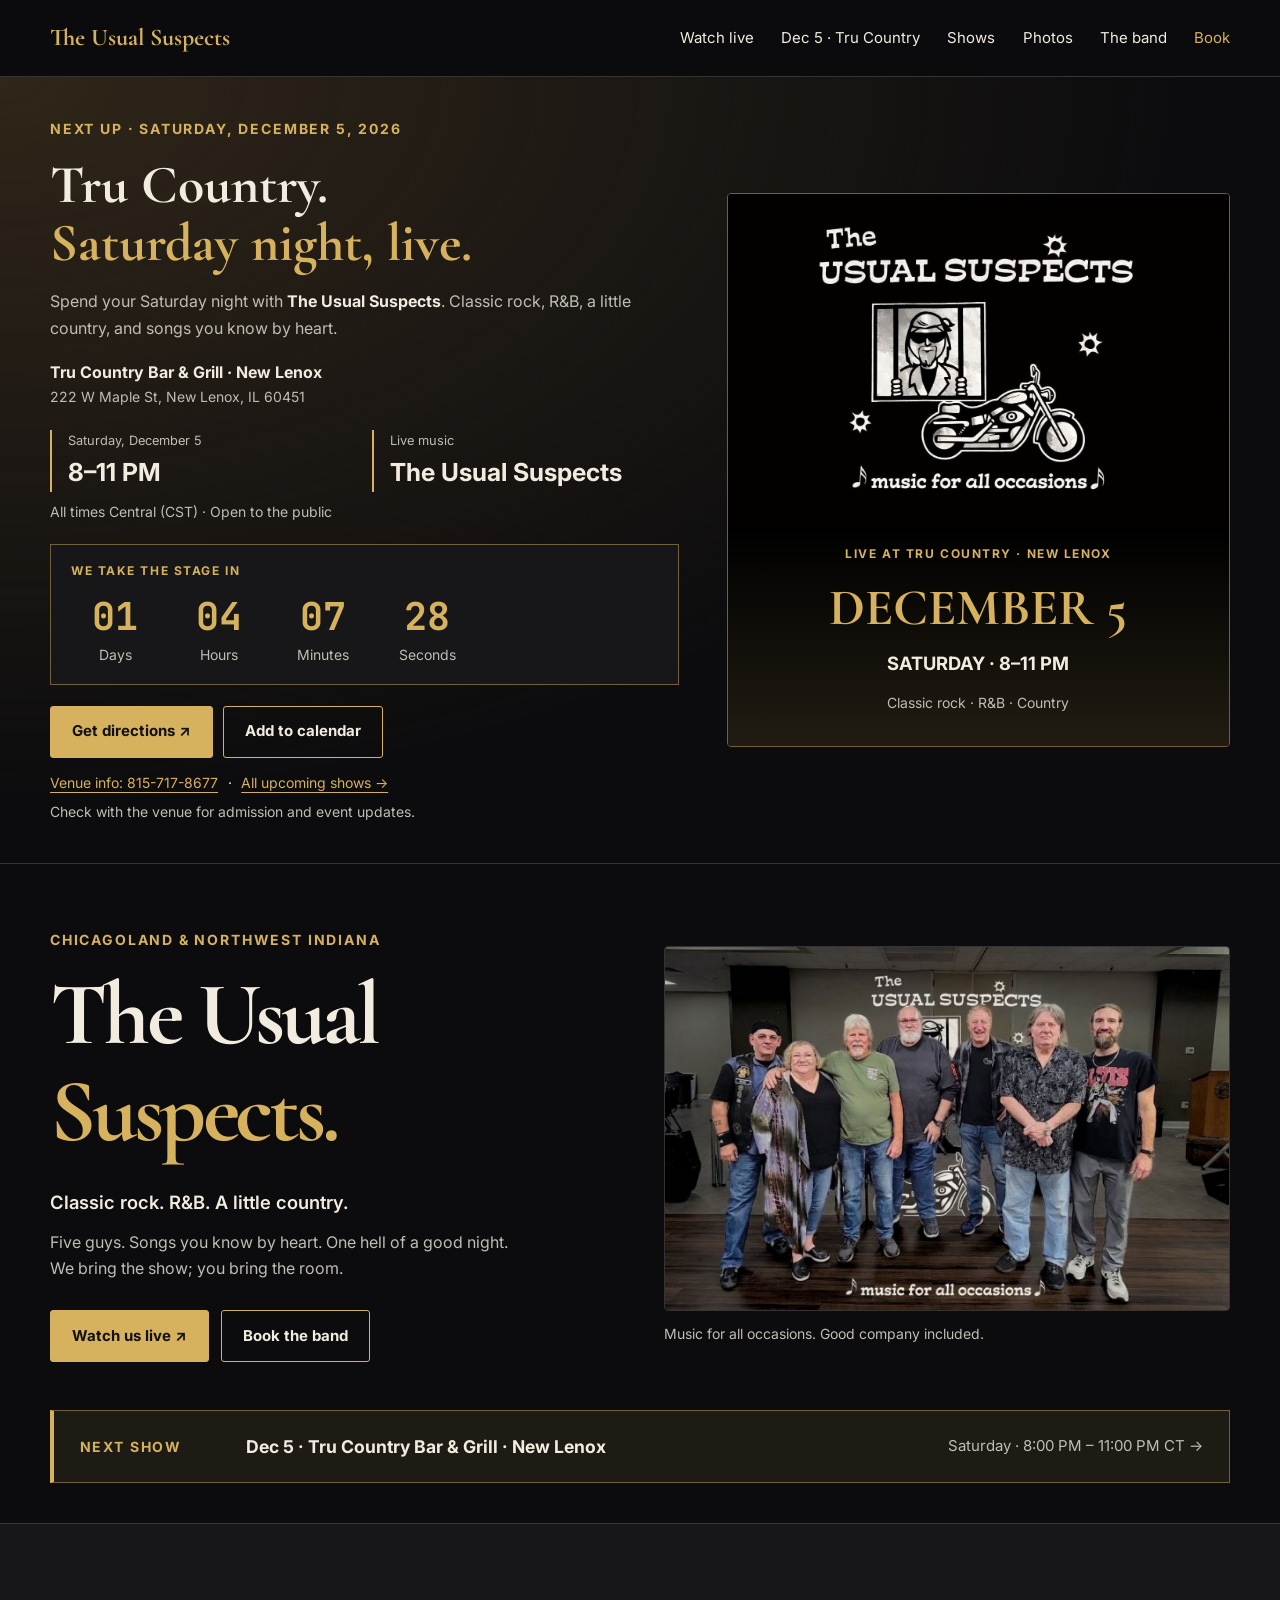
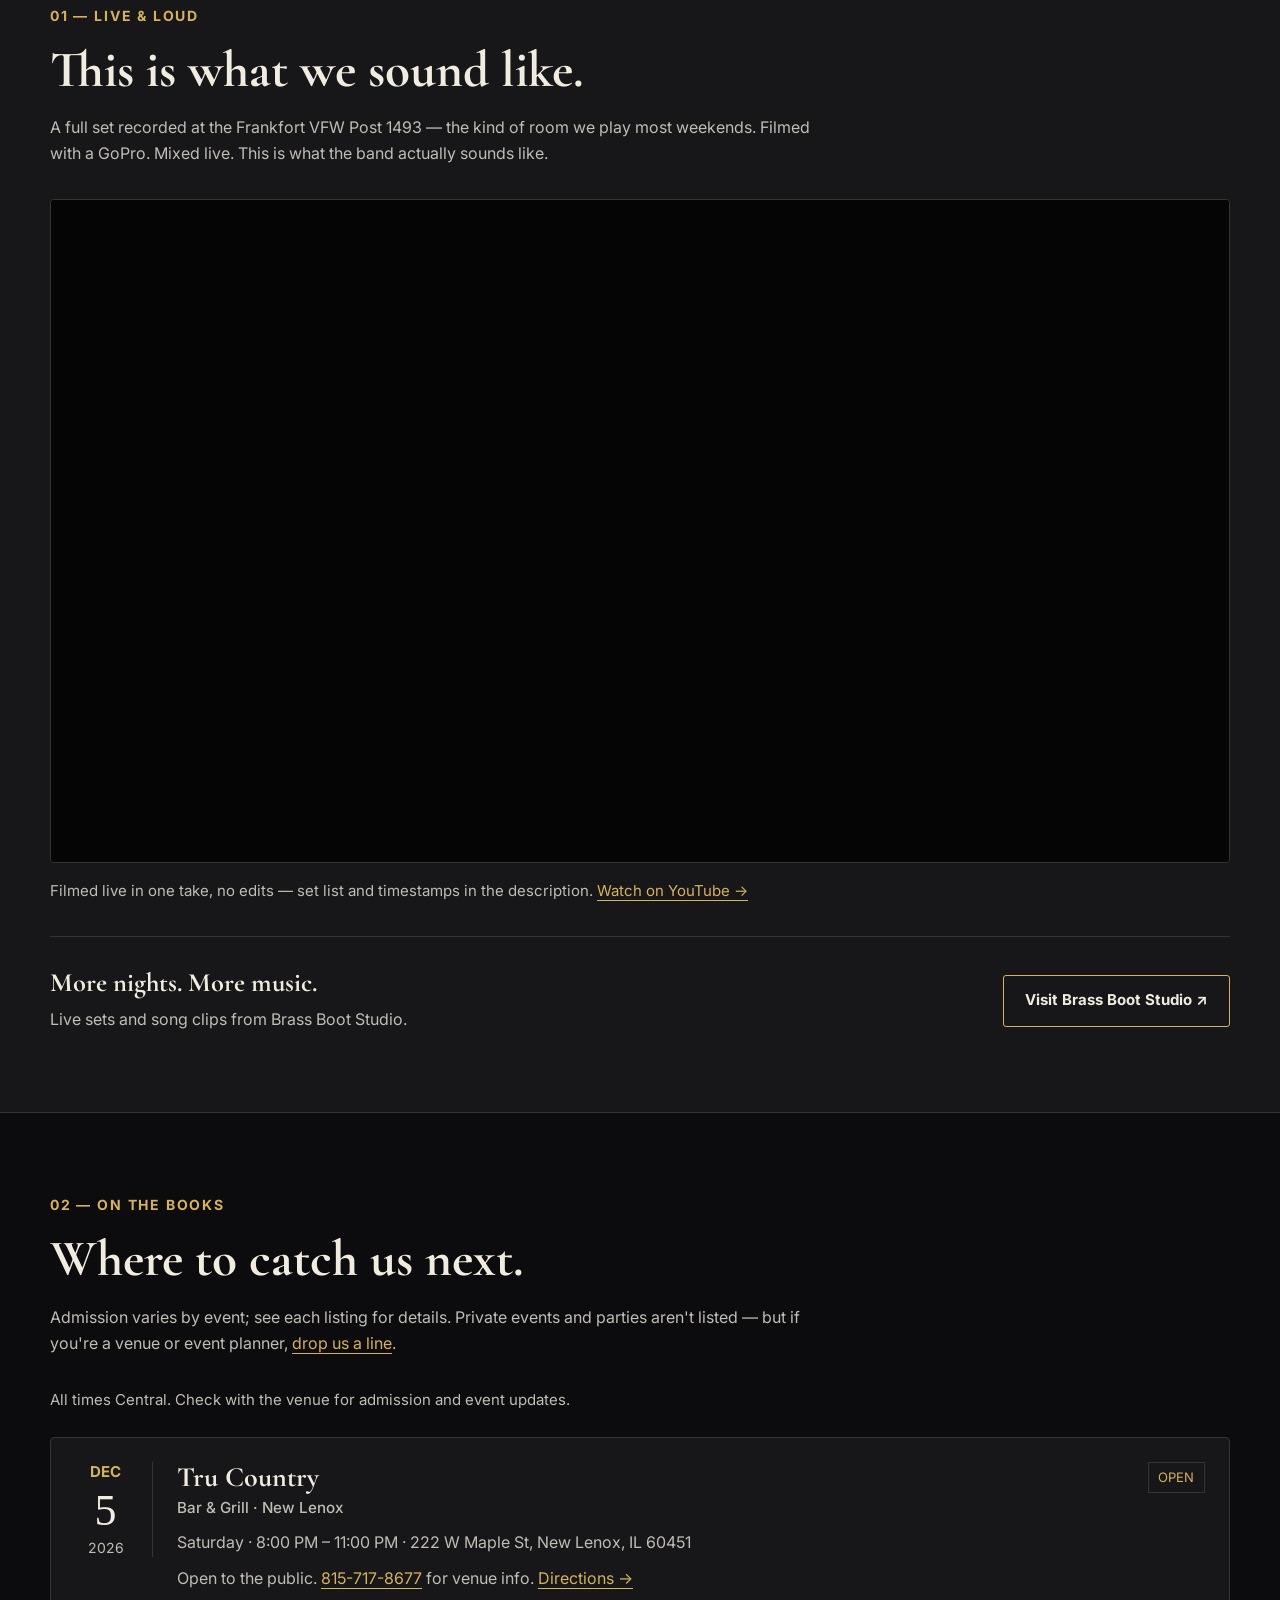
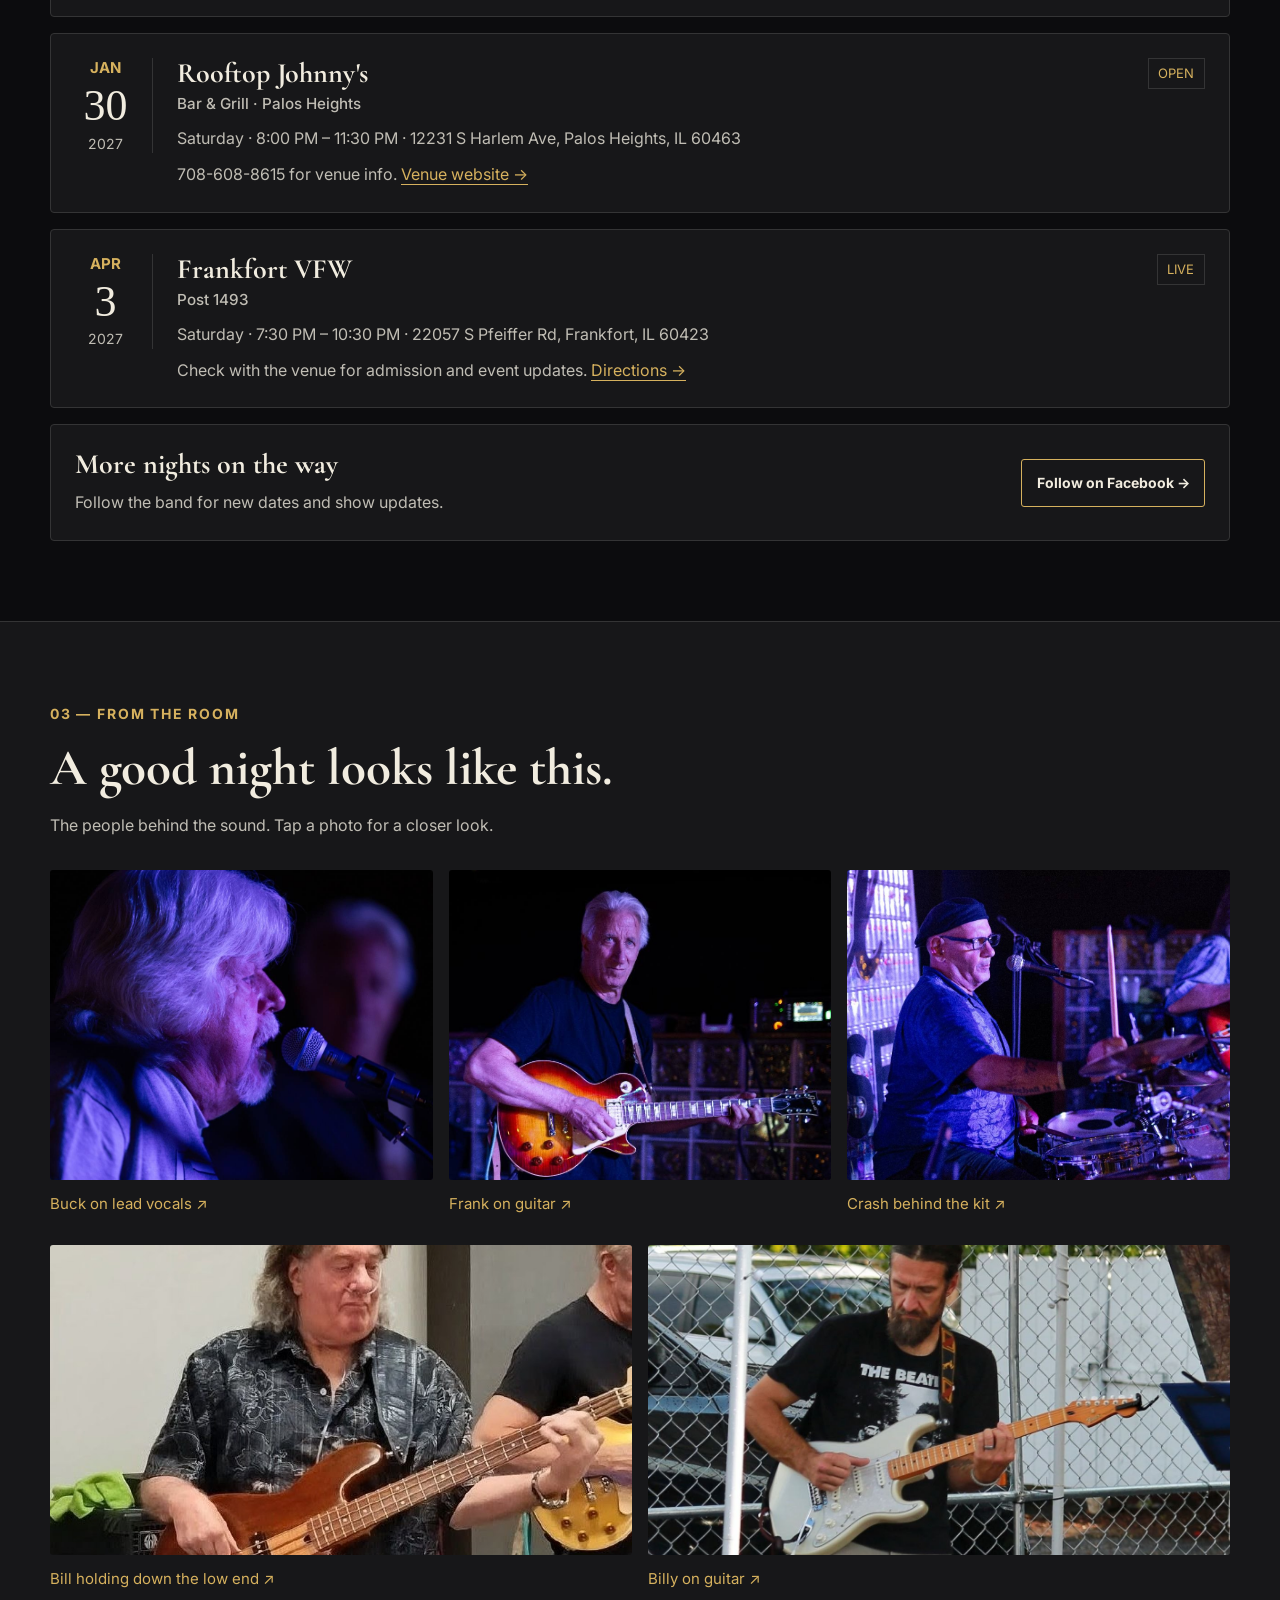
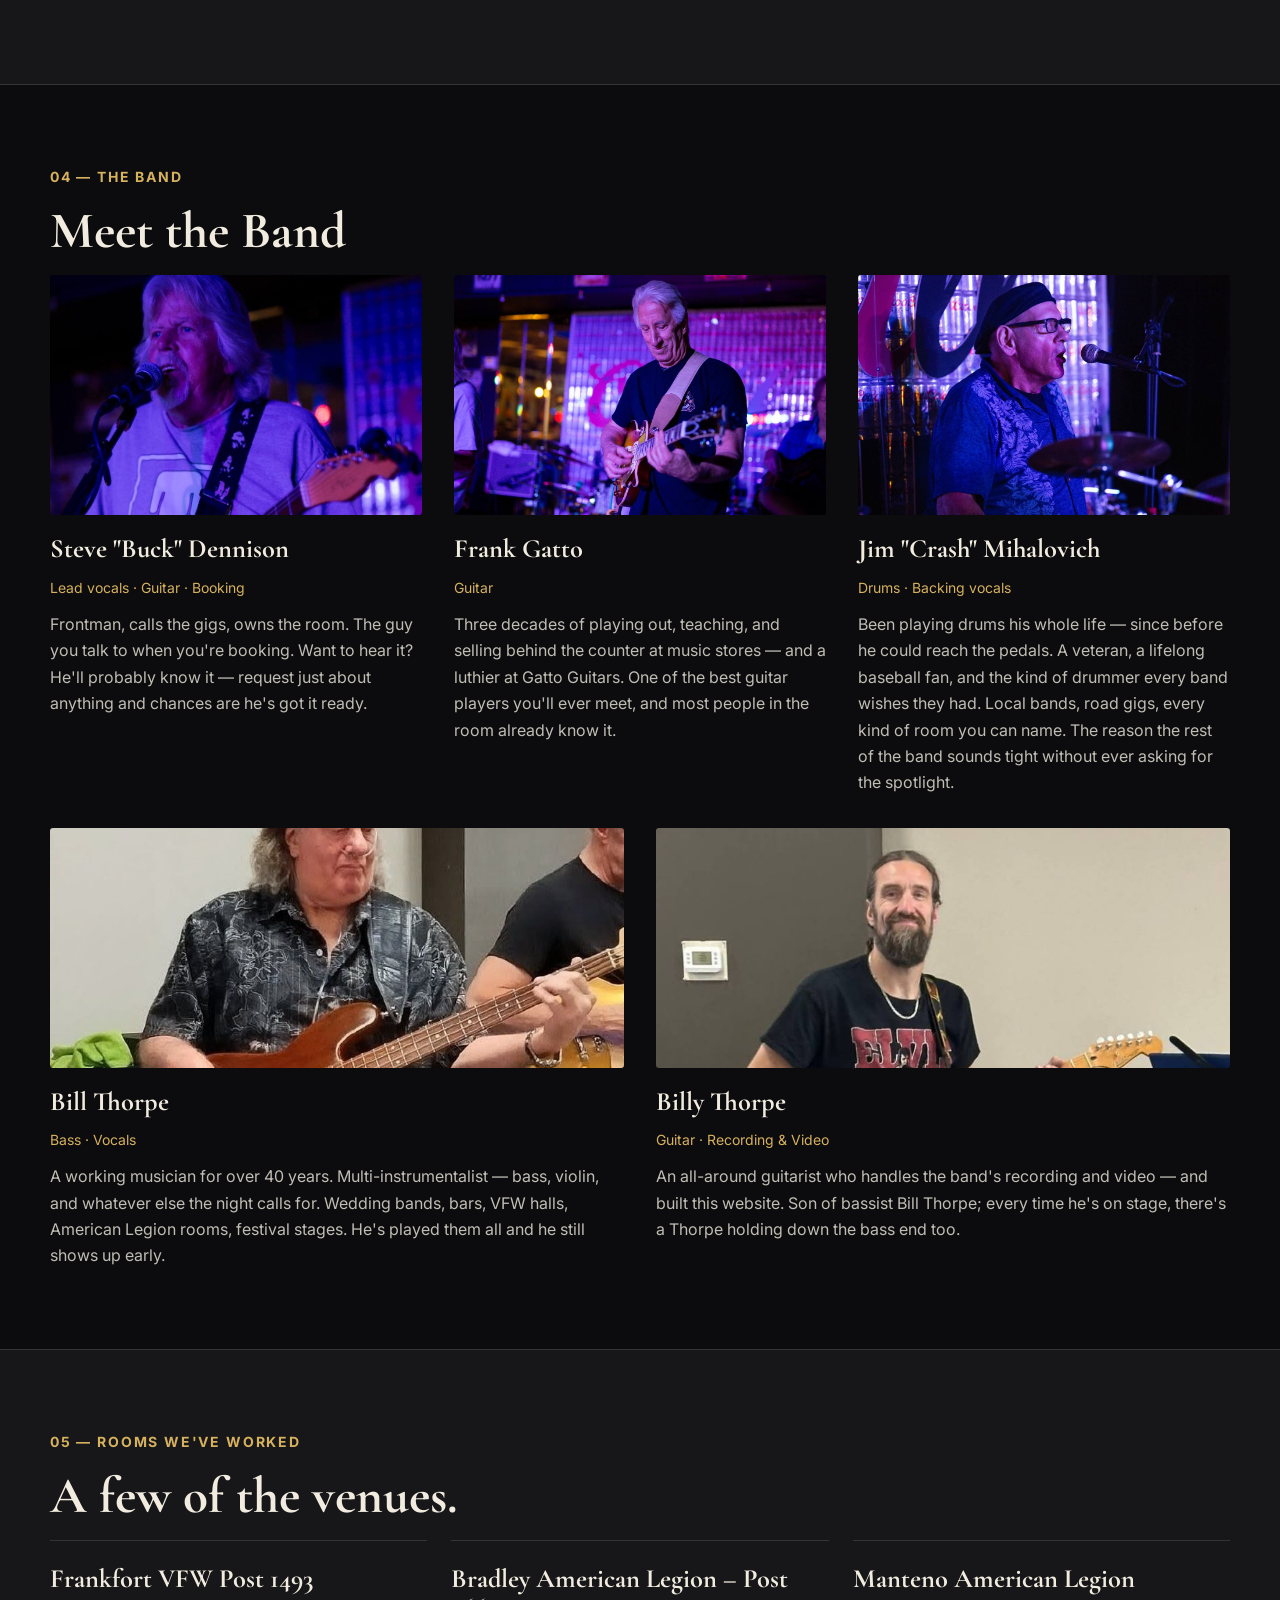
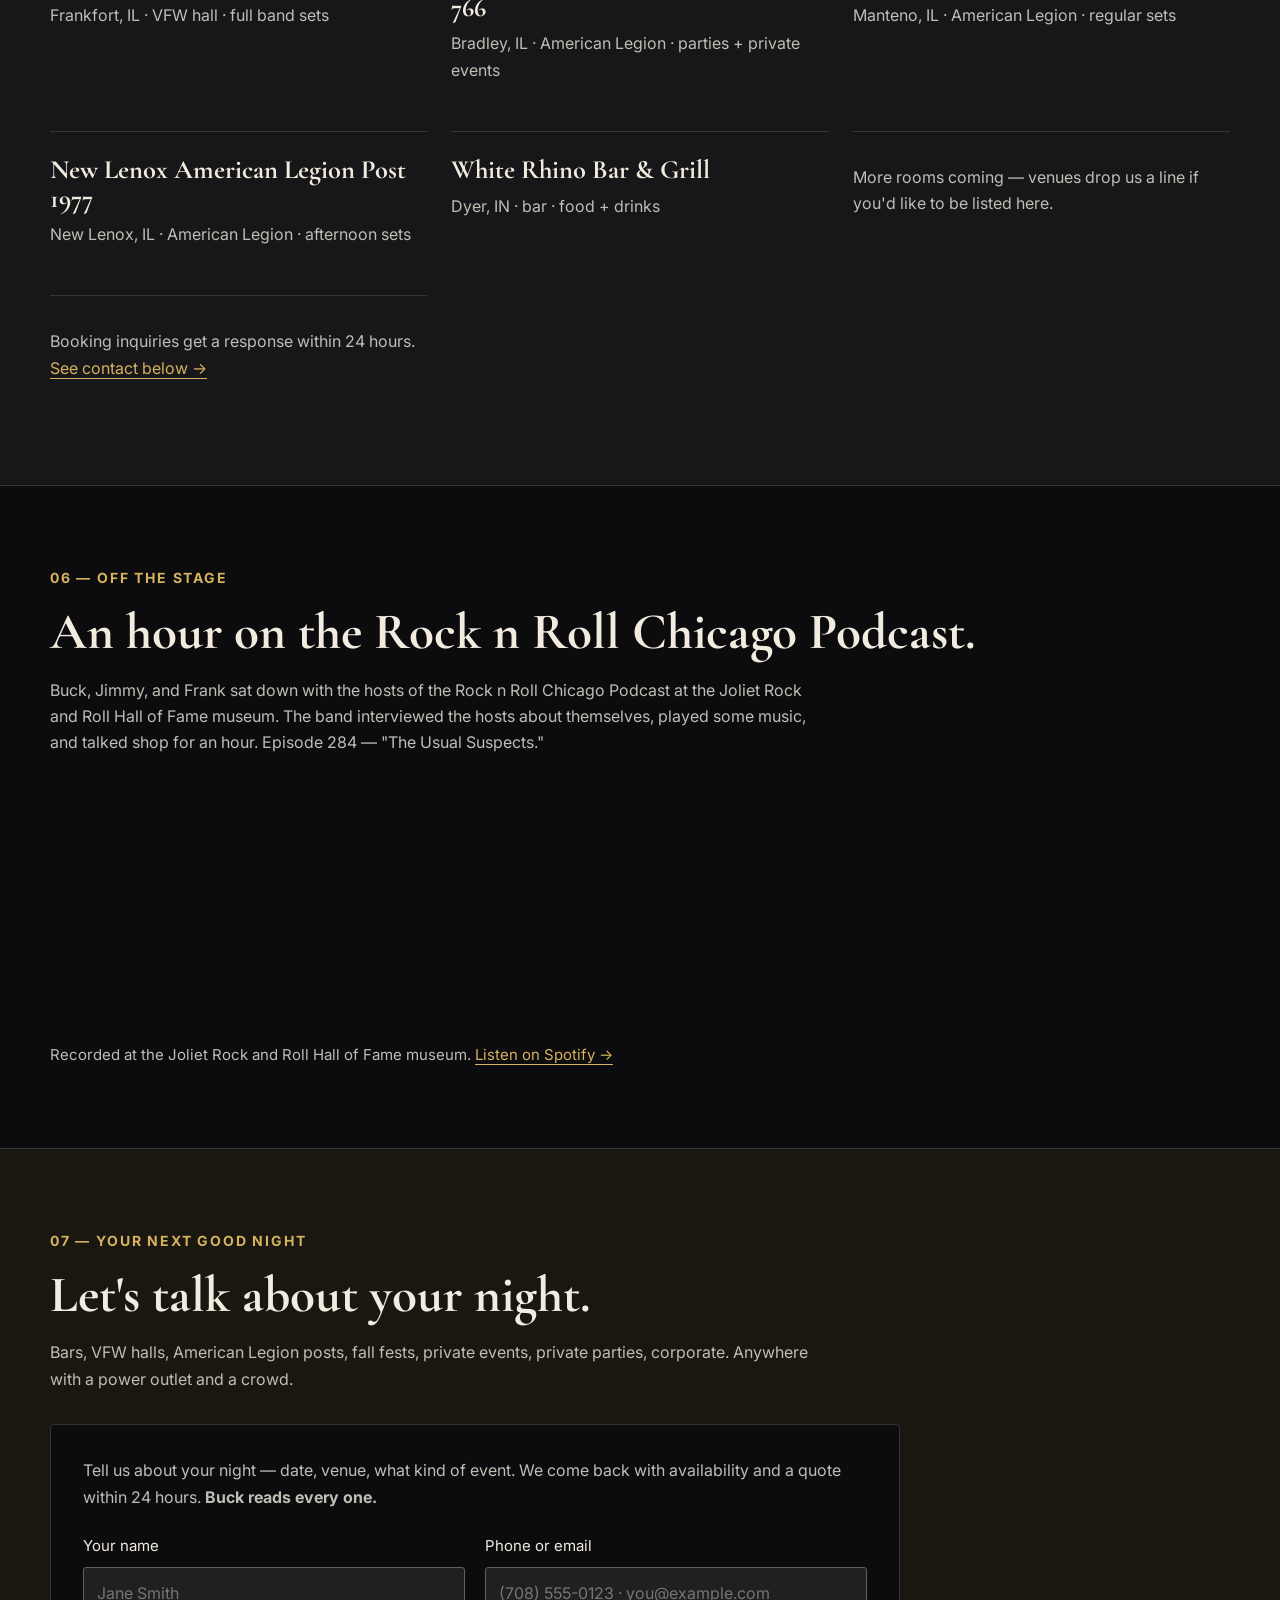
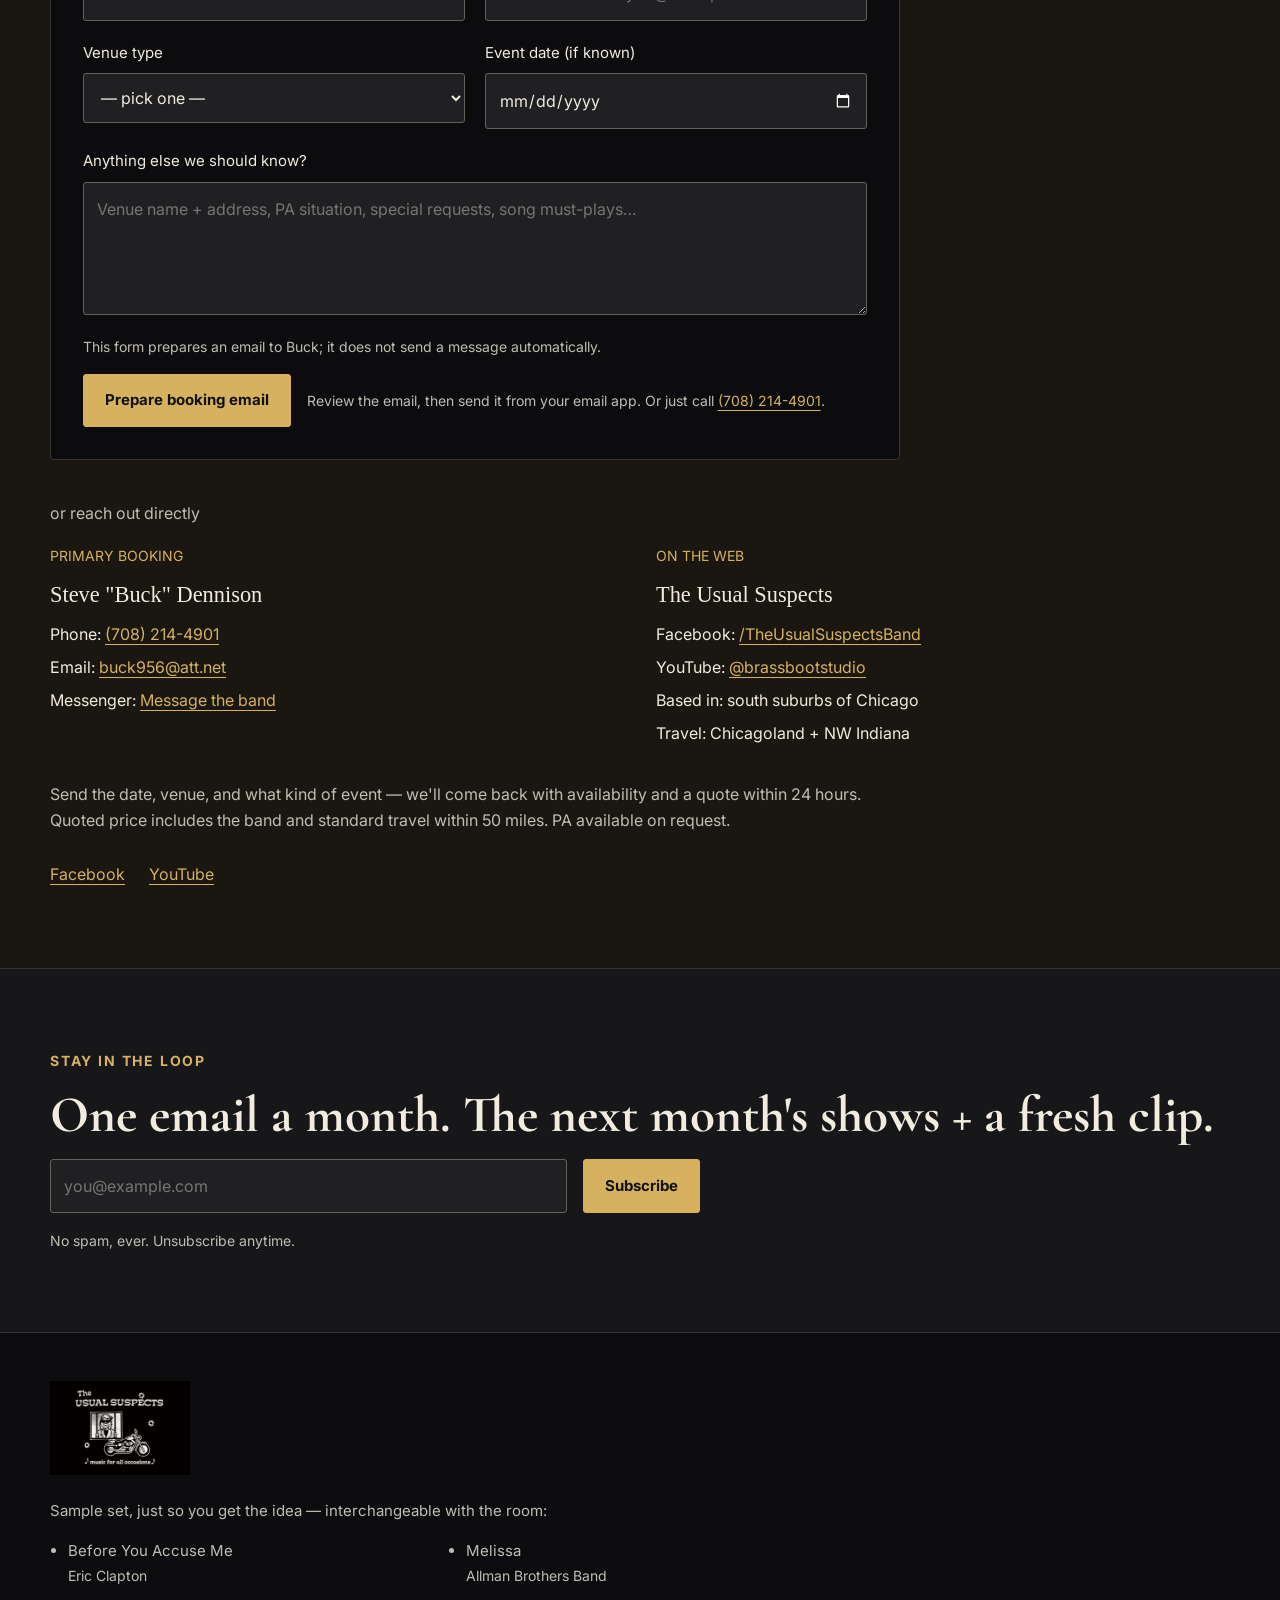
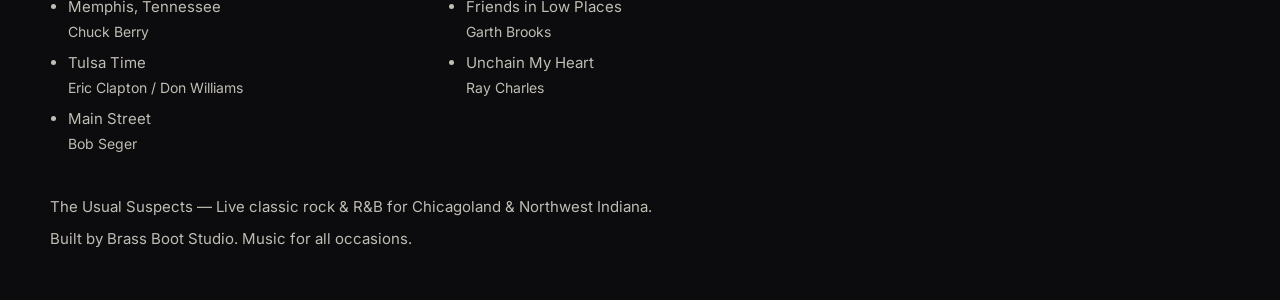
<file: index.html>
<!DOCTYPE html>
<html lang="en">
<head>
<meta charset="UTF-8">
<meta name="viewport" content="width=device-width, initial-scale=1.0">
<title>The Usual Suspects — Live classic rock &amp; R&amp;B band · south suburbs Chicago &amp; NW Indiana</title>
<meta name="description" content="The Usual Suspects are a live classic rock, R&amp;B, and country cover band playing bars, VFWs, private events, and parties across the south suburbs of Chicago and Northwest Indiana.">
<meta name="keywords" content="live band south suburbs Chicago, cover band Chicagoland, classic rock band Illinois, VFW band, Legion band, live bar band, The Usual Suspects band">
<meta property="og:title" content="The Usual Suspects — Live classic rock &amp; R&amp;B band · south suburbs Chicago &amp; NW Indiana">
<meta property="og:description" content="Live classic rock and R&amp;B for bars, VFWs, and private events. Music for all occasions.">
<meta property="og:type" content="website">
<link rel="canonical" href="https://playtheusualsuspects.com/">


<link rel="icon" type="image/png" sizes="32x32" href="/favicon-32x32.png">
<link rel="icon" type="image/png" sizes="16x16" href="/favicon-16x16.png">
<link rel="shortcut icon" href="/favicon.ico">
<link rel="apple-touch-icon" sizes="180x180" href="/apple-touch-icon.png">
<link rel="manifest" href="/site.webmanifest">
<meta name="theme-color" content="#000000">



<script defer data-domain="playtheusualsuspects.com" src="https://plausible.io/js/script.js"></script>




<script type="application/ld+json">
{
  "@context": "https://schema.org",
  "@graph": [
    {
      "@type": "MusicGroup",
      "@id": "https://playtheusualsuspects.com/#band",
      "name": "The Usual Suspects",
      "alternateName": "Usual Suspects Band",
      "description": "A live classic rock, R&B, and country cover band playing bars, VFW halls, American Legion posts, private events, and fall festivals across the south suburbs of Chicago and Northwest Indiana.",
      "url": "https://playtheusualsuspects.com/",
      "image": "https://playtheusualsuspects.com/cover.jpg",
      "logo": "https://playtheusualsuspects.com/logo.jpg",
      "genre": [
        "Classic Rock",
        "R&B",
        "Country",
        "Southern Rock"
      ],
      "member": [
        {
          "@type": "Person",
          "name": "Steve \"Buck\" Dennison",
          "roleName": "Lead vocals, Guitar, Booking"
        },
        {
          "@type": "Person",
          "name": "Frank Gatto",
          "roleName": "Guitar"
        },
        {
          "@type": "Person",
          "name": "Jim \"Crash\" Mihalovich",
          "roleName": "Drums, Backing vocals"
        },
        {
          "@type": "Person",
          "name": "Bill Thorpe",
          "roleName": "Bass, Vocals"
        },
        {
          "@type": "Person",
          "name": "Billy Thorpe",
          "roleName": "Guitar, Recording, Video"
        }
      ],
      "areaServed": [
        {
          "@type": "AdministrativeArea",
          "name": "Chicago South Suburbs, IL"
        },
        {
          "@type": "AdministrativeArea",
          "name": "Northwest Indiana"
        }
      ]
    },
    {
      "@type": "LocalBusiness",
      "@id": "https://playtheusualsuspects.com/#business",
      "name": "The Usual Suspects — Live Band Booking",
      "image": "https://playtheusualsuspects.com/cover.jpg",
      "logo": "https://playtheusualsuspects.com/logo.jpg",
      "url": "https://playtheusualsuspects.com/",
      "description": "Live classic rock, R&B, and country band available for booking at bars, VFW halls, American Legion posts, private events, parties, and corporate functions across the south suburbs of Chicago and Northwest Indiana.",
      "telephone": "+1-708-214-4901",
      "email": "buck956@att.net",
      "priceRange": "$$",
      "address": {
        "@type": "PostalAddress",
        "addressRegion": "IL",
        "addressCountry": "US"
      },
      "areaServed": [
        {
          "@type": "City",
          "name": "Frankfort, IL"
        },
        {
          "@type": "City",
          "name": "Bradley, IL"
        },
        {
          "@type": "City",
          "name": "Manteno, IL"
        },
        {
          "@type": "City",
          "name": "Dyer, IN"
        },
        {
          "@type": "City",
          "name": "Chicago South Suburbs"
        }
      ],
      "sameAs": [
        "https://www.facebook.com/profile.php?id=100029619594462",
        "https://www.youtube.com/@brassbootstudio"
      ]
    },
    {
      "@type": "Event",
      "@id": "https://playtheusualsuspects.com/#show-6",
      "name": "The Usual Suspects — Live at Rooftop Johnny's",
      "startDate": "2027-01-30T20:00:00-06:00",
      "endDate": "2027-01-30T23:30:00-06:00",
      "eventAttendanceMode": "https://schema.org/OfflineEventAttendanceMode",
      "eventStatus": "https://schema.org/EventScheduled",
      "location": {
        "@type": "Place",
        "name": "Rooftop Johnny's Bar & Grill",
        "address": {
          "@type": "PostalAddress",
          "streetAddress": "12231 S Harlem Ave",
          "addressLocality": "Palos Heights",
          "addressRegion": "IL",
          "postalCode": "60463",
          "addressCountry": "US"
        }
      },
      "performer": {
        "@id": "https://playtheusualsuspects.com/#band"
      },
      "description": "Live classic rock, R&B, and country at Rooftop Johnny's in Palos Heights. Saturday, January 30, 2027, 8:00 PM to 11:30 PM Central."
    },
    {
      "@type": "Event",
      "@id": "https://playtheusualsuspects.com/#show-7",
      "name": "The Usual Suspects — Live at Frankfort VFW Post 1493",
      "startDate": "2027-04-03T19:30:00-05:00",
      "endDate": "2027-04-03T22:30:00-05:00",
      "eventAttendanceMode": "https://schema.org/OfflineEventAttendanceMode",
      "eventStatus": "https://schema.org/EventScheduled",
      "location": {
        "@type": "Place",
        "name": "Frankfort VFW Post 1493",
        "address": {
          "@type": "PostalAddress",
          "streetAddress": "22057 S Pfeiffer Rd",
          "addressLocality": "Frankfort",
          "addressRegion": "IL",
          "postalCode": "60423",
          "addressCountry": "US"
        }
      },
      "performer": {
        "@id": "https://playtheusualsuspects.com/#band"
      },
      "description": "Live classic rock, R&B, and country at Frankfort VFW Post 1493. Saturday, April 3, 2027, 7:30 PM to 10:30 PM Central."
    },
    {
      "@type": "Event",
      "@id": "https://playtheusualsuspects.com/#show-5",
      "url": "https://playtheusualsuspects.com/#show-5",
      "name": "The Usual Suspects — Tru Country Bar & Grill, New Lenox",
      "startDate": "2026-12-05T20:00:00-06:00",
      "endDate": "2026-12-05T23:00:00-06:00",
      "eventStatus": "https://schema.org/EventScheduled",
      "eventAttendanceMode": "https://schema.org/OfflineEventAttendanceMode",
      "image": "https://playtheusualsuspects.com/logo.jpg",
      "location": {
        "@type": "Place",
        "name": "Tru Country Bar & Grill · New Lenox",
        "telephone": "815-717-8677",
        "address": {
          "@type": "PostalAddress",
          "streetAddress": "222 W Maple St",
          "addressLocality": "New Lenox",
          "addressRegion": "IL",
          "postalCode": "60451",
          "addressCountry": "US"
        }
      },
      "performer": {
        "@id": "https://playtheusualsuspects.com/#band"
      },
      "description": "The Usual Suspects play Saturday, December 5, 2026, 8–11 PM Central in New Lenox. Open to the public; check with the venue for admission and event updates."
    }
  ]
}
</script>

<link rel="preconnect" href="https://fonts.googleapis.com">
<link rel="preconnect" href="https://fonts.gstatic.com" crossorigin>
<link href="https://fonts.googleapis.com/css2?family=Cormorant+Garamond:wght@400;500;600;700&family=Inter:wght@400;500;600;700&family=JetBrains+Mono:wght@400;500;700&display=swap" rel="stylesheet">
<link rel="stylesheet" href="site.css?v=20261118-december">
</head>
<body>
<a class="skip-link" href="#main">Skip to content</a>


<nav class="site-nav" aria-label="Primary">
  <div class="container site-nav-inner">
    <a href="#top" class="site-nav-brand">The Usual Suspects</a>
    <button class="site-nav-toggle" aria-expanded="false" aria-controls="site-nav-list">Menu</button>
    <ul class="site-nav-list" id="site-nav-list">
      <li><a href="#video">Watch live</a></li>
      <li><a href="#featured-show" data-featured-nav>Dec 5 · Tru Country</a></li>
      <li><a href="#shows">Shows</a></li>
      <li><a href="#gallery">Photos</a></li>
      <li><a href="#band">The band</a></li>
      <li><a href="#book" class="site-nav-cta">Book</a></li>
    </ul>
  </div>
</nav>

<section class="featured-shows" id="featured-show" aria-labelledby="featured-title" data-featured-start="2026-12-05T20:00:00-06:00" data-featured-end="2026-12-05T23:00:00-06:00">
  <div class="container featured-shows-grid">
    <div class="event-feature-copy">
      <p class="eyebrow">Next up · Saturday, December 5, 2026</p>
      <h2 id="featured-title">Tru Country.<br><em>Saturday night, live.</em></h2>
      <p class="event-intro">Spend your Saturday night with <strong>The Usual Suspects</strong>. Classic rock, R&amp;B, a little country, and songs you know by heart.</p>
      <p class="event-venue">Tru Country Bar &amp; Grill · New Lenox</p>
      <p class="event-address">222 W Maple St, New Lenox, IL 60451</p>
      <div class="event-schedule">
        <div><span>Saturday, December 5</span><strong>8–11 PM</strong></div>
        <div><span>Live music</span><strong>The Usual Suspects</strong></div>
      </div>
      <p class="event-timezone">All times Central (CST) · Open to the public</p>
      <div class="show-countdown">
        <p class="eyebrow" id="countdown-status" role="status">We take the stage in</p>
        <div class="countdown-clock" id="show-countdown" role="timer" aria-label="Time until the December 5 show starts" aria-live="off" hidden>
          <div><strong data-countdown="days">00</strong><span>Days</span></div>
          <div><strong data-countdown="hours">00</strong><span>Hours</span></div>
          <div><strong data-countdown="minutes">00</strong><span>Minutes</span></div>
          <div><strong data-countdown="seconds">00</strong><span>Seconds</span></div>
        </div>
      </div>
      <div class="event-actions">
        <a class="btn btn-primary" href="https://www.google.com/maps/search/?api=1&amp;query=Tru+Country+Bar+Grill+222+W+Maple+St+New+Lenox+IL+60451" target="_blank" rel="noopener">Get directions ↗</a>
        <a class="btn btn-ghost" href="tru-country-december-5-2026.ics?v=20261118" download>Add to calendar</a>
      </div>
      <p class="event-links"><a href="tel:+18157178677">Venue info: 815-717-8677</a> <span aria-hidden="true">·</span> <a href="#shows">All upcoming shows →</a></p>
      <p class="event-extras">Check with the venue for admission and event updates.</p>
    </div>
    <div class="event-flyer event-poster" aria-label="The Usual Suspects live at Tru Country, December 5">
      <img src="logo.jpg" width="1280" height="853" fetchpriority="high" alt="The Usual Suspects — music for all occasions">
      <div class="event-poster-details">
        <p class="eyebrow">Live at Tru Country · New Lenox</p>
        <p class="event-poster-date">DECEMBER 5</p>
        <p class="event-poster-time">SATURDAY · 8–11 PM</p>
        <p>Classic rock · R&amp;B · Country</p>
      </div>
    </div>
  </div>
</section>

<header class="hero" id="top">
  <div class="container hero-grid">
    <div class="hero-pitch">
      <p class="eyebrow">Chicagoland &amp; Northwest Indiana</p>
      <h1>The Usual<br><em>Suspects.</em></h1>
      <p class="hero-genres">Classic rock. R&amp;B. A little country.</p>
      <p class="hero-sub">Five guys. Songs you know by heart. One hell of a good night. We bring the show; you bring the room.</p>
      <div class="hero-cta"><a href="#video" class="btn btn-primary">Watch us live ↗</a><a href="#book" class="btn btn-ghost">Book the band</a></div>
    </div>
    <figure class="hero-cover"><img src="cover.jpg" alt="The Usual Suspects and friends together at a gig" class="hero-cover-img" fetchpriority="high"><figcaption>Music for all occasions. Good company included.</figcaption></figure>
    <a class="next-show" href="#show-5" id="hero-next"><span class="eyebrow">Next show</span><strong>December 5 · Tru Country, New Lenox</strong><span>Saturday · 8–11 PM Central →</span></a>
  </div>
</header>

<main id="main">
<section class="section section-alt" id="video">
    <div class="container">
      <span class="eyebrow">01 — LIVE &amp; LOUD</span>
      <h2>This is what we sound like.</h2>
      <p class="section-lede">A full set recorded at the Frankfort VFW Post 1493 — the kind of room we play most weekends. Filmed with a GoPro. Mixed live. This is what the band actually sounds like.</p>

      <div class="video-wrap" data-youtube="DEuKudX_Gk4">
        <div class="video-frame">

          <iframe
            loading="lazy" src="https://www.youtube.com/embed/DEuKudX_Gk4"
            title="The Usual Suspects live at Frankfort VFW 1493"
            frameborder="0"
            allow="accelerometer; autoplay; clipboard-write; encrypted-media; gyroscope; picture-in-picture; web-share"
            referrerpolicy="strict-origin-when-cross-origin"
            allowfullscreen></iframe>
        </div>
      </div>

      <p class="video-credit">Filmed live in one take, no edits — set list and timestamps in the description. <a href="https://www.youtube.com/watch?v=DEuKudX_Gk4" target="_blank" rel="noopener">Watch on YouTube →</a></p>
      <div id="song-clips" class="clip-grid" hidden></div>
      <div class="media-follow"><div><h3>More nights. More music.</h3><p>Live sets and song clips from Brass Boot Studio.</p></div><a class="btn btn-ghost" href="https://www.youtube.com/@brassbootstudio" target="_blank" rel="noopener">Visit Brass Boot Studio ↗</a></div>
    </div>
  </section>
<section class="section" id="shows">
    <div class="container">
      <span class="eyebrow">02 — ON THE BOOKS</span>
      <h2>Where to catch us next.</h2>
      <p class="section-lede">Admission varies by event; see each listing for details. Private events and parties aren't listed — but if you're a venue or event planner, <a href="#book">drop us a line</a>.</p>


      <p class="schedule-note">All times Central. Check with the venue for admission and event updates.</p><div class="shows-grid">


        <article class="show-card" id="show-5" data-start="2026-12-05T20:00:00-06:00" data-end="2026-12-05T23:00:00-06:00">
          <div class="show-date">
            <span class="show-month">DEC</span>
            <span class="show-day">5</span>
            <span class="show-year">2026</span>
          </div>
          <div class="show-info">
            <h3 class="show-venue">Tru Country <span class="show-venue-sub">Bar &amp; Grill · New Lenox</span></h3>
            <p class="show-meta">Saturday · 8:00 PM – 11:00 PM · 222 W Maple St, New Lenox, IL 60451</p>
            <p class="show-detail">Open to the public. <a href="tel:+18157178677">815-717-8677</a> for venue info. <a href="https://www.google.com/maps/search/?api=1&amp;query=Tru+Country+Bar+Grill+222+W+Maple+St+New+Lenox+IL+60451" target="_blank" rel="noopener">Directions →</a></p>
          </div>
          <div class="show-badge show-badge-open">OPEN</div>
        </article>



        <article class="show-card" id="show-6" data-start="2027-01-30T20:00:00-06:00" data-end="2027-01-30T23:30:00-06:00">
          <div class="show-date">
            <span class="show-month">JAN</span>
            <span class="show-day">30</span>
            <span class="show-year">2027</span>
          </div>
          <div class="show-info">
            <h3 class="show-venue">Rooftop Johnny's <span class="show-venue-sub">Bar &amp; Grill · Palos Heights</span></h3>
            <p class="show-meta">Saturday · 8:00 PM – 11:30 PM · 12231 S Harlem Ave, Palos Heights, IL 60463</p>
            <p class="show-detail">708-608-8615 for venue info. <a href="https://www.rooftopjohnnys.com/" target="_blank" rel="noopener">Venue website →</a></p>
          </div>
          <div class="show-badge show-badge-open">OPEN</div>
        </article>

        <article class="show-card" id="show-7" data-start="2027-04-03T19:30:00-05:00" data-end="2027-04-03T22:30:00-05:00">
          <div class="show-date">
            <span class="show-month">APR</span>
            <span class="show-day">3</span>
            <span class="show-year">2027</span>
          </div>
          <div class="show-info">
            <h3 class="show-venue">Frankfort VFW <span class="show-venue-sub">Post 1493</span></h3>
            <p class="show-meta">Saturday · 7:30 PM – 10:30 PM · 22057 S Pfeiffer Rd, Frankfort, IL 60423</p>
            <p class="show-detail">Check with the venue for admission and event updates. <a href="https://www.google.com/maps/search/?api=1&amp;query=Frankfort+VFW+Post+1493+22057+S+Pfeiffer+Rd+Frankfort+IL+60423" target="_blank" rel="noopener">Directions →</a></p>
          </div>
          <div class="show-badge show-badge-open">LIVE</div>
        </article>

        <article class="show-card show-card-placeholder">
          <div class="show-info">
            <h3 class="show-venue">More nights on the way</h3>
            <p class="show-detail">Follow the band for new dates and show updates.</p>
          </div>
          <a class="btn btn-ghost btn-small" href="https://www.facebook.com/profile.php?id=100029619594462" target="_blank" rel="noopener">Follow on Facebook →</a>
        </article>

      </div>
    </div>
  </section>
<section class="section section-alt" id="gallery"><div class="container"><span class="eyebrow">03 — FROM THE ROOM</span><h2>A good night looks like this.</h2><p class="section-lede">The people behind the sound. Tap a photo for a closer look.</p><div class="gallery-grid"><a href="photos/buck-gallery-7000.jpg" data-gallery><img src="photos/buck-gallery-7000.jpg" alt="Buck on lead vocals" loading="lazy"><span>Buck on lead vocals ↗</span></a><a href="photos/frank-gallery-7008.jpg" data-gallery><img src="photos/frank-gallery-7008.jpg" style="object-position:50% 10%" alt="Frank on guitar" loading="lazy"><span>Frank on guitar ↗</span></a><a href="photos/crash-gallery-7014.jpg" data-gallery><img src="photos/crash-gallery-7014.jpg" style="object-position:28% 30%" alt="Crash behind the kit" loading="lazy"><span>Crash behind the kit ↗</span></a><a href="photos/bass-photo.jpg" data-gallery><img src="photos/bass-photo.jpg" alt="Bill holding down the low end" loading="lazy"><span>Bill holding down the low end ↗</span></a><a href="photos/billy-photo.jpg" data-gallery><img src="photos/billy-photo.jpg" alt="Billy on guitar" loading="lazy"><span>Billy on guitar ↗</span></a></div></div></section>
<section class="section" id="band">
    <div class="container">
      <span class="eyebrow">04 — THE BAND</span>
      <h2>Meet the Band</h2>

      <div class="band-grid">
        <article class="band-card">
          <img src="photos/buck-7010.jpg" style="object-position:50% 0%" alt="Steve &quot;Buck&quot; Dennison singing and playing guitar under purple stage lighting" class="band-photo" loading="lazy">
          <h3>Steve "Buck" Dennison</h3>
          <p class="band-role">Lead vocals · Guitar · Booking</p>
          <p class="band-blurb">Frontman, calls the gigs, owns the room. The guy you talk to when you're booking. Want to hear it? He'll probably know it — request just about anything and chances are he's got it ready.</p>
        </article>
        <article class="band-card">
          <img src="photos/frank-7012.jpg" style="object-position:62% 30%" alt="Frank Gatto playing guitar under purple stage lighting" class="band-photo" loading="lazy">
          <h3>Frank Gatto</h3>
          <p class="band-role">Guitar</p>
          <p class="band-blurb">Three decades of playing out, teaching, and selling behind the counter at music stores — and a luthier at Gatto Guitars. One of the best guitar players you'll ever meet, and most people in the room already know it.</p>
        </article>
        <article class="band-card">
          <img src="photos/jimmy-7002.jpg" alt="Jim 'Crash' Mihalovich singing at his drum kit under purple stage lighting" class="band-photo" loading="lazy">
          <h3>Jim "Crash" Mihalovich</h3>
          <p class="band-role">Drums · Backing vocals</p>
          <p class="band-blurb">Been playing drums his whole life — since before he could reach the pedals. A veteran, a lifelong baseball fan, and the kind of drummer every band wishes they had. Local bands, road gigs, every kind of room you can name. The reason the rest of the band sounds tight without ever asking for the spotlight.</p>
        </article>
        <article class="band-card">
          <img src="photos/bass-photo.jpg" alt="Bill Thorpe playing fretless bass with eyes closed" class="band-photo" loading="lazy">
          <h3>Bill Thorpe</h3>
          <p class="band-role">Bass · Vocals</p>
          <p class="band-blurb">A working musician for over 40 years. Multi-instrumentalist — bass, violin, and whatever else the night calls for. Wedding bands, bars, VFW halls, American Legion rooms, festival stages. He's played them all and he still shows up early.</p>
        </article>
        <article class="band-card">
          <img src="photos/billy-7015.jpg" style="object-position:50% 0%" alt="Billy Thorpe holding a white electric guitar beside amplifiers" class="band-photo" loading="lazy">
          <h3>Billy Thorpe</h3>
          <p class="band-role">Guitar · Recording &amp; Video</p>
          <p class="band-blurb">An all-around guitarist who handles the band's recording and video — and built this website. Son of bassist Bill Thorpe; every time he's on stage, there's a Thorpe holding down the bass end too.</p>
        </article>
      </div>
    </div>
  </section>
<section class="section section-alt" id="venues">
    <div class="container">
      <span class="eyebrow">05 — ROOMS WE'VE WORKED</span>
      <h2>A few of the venues.</h2>

      <div class="venues-grid">
        <div class="venue-card">
          <h3>Frankfort VFW Post 1493</h3>
          <p>Frankfort, IL · VFW hall · full band sets</p>
        </div>
        <div class="venue-card">
          <h3>Bradley American Legion – Post 766</h3>
          <p>Bradley, IL · American Legion · parties + private events</p>
        </div>
        <div class="venue-card">
          <h3>Manteno American Legion</h3>
          <p>Manteno, IL · American Legion · regular sets</p>
        </div>
        <div class="venue-card">
          <h3>New Lenox American Legion <span class="venue-sub">Post 1977</span></h3>
          <p>New Lenox, IL · American Legion · afternoon sets</p>
        </div>
        <div class="venue-card">
          <h3>White Rhino Bar &amp; Grill</h3>
          <p>Dyer, IN · bar · food + drinks</p>
        </div>
        <div class="venue-card-placeholder">
          <p>More rooms coming — venues drop us a line if you'd like to be listed here.</p>
        </div>
        <div class="venue-card-placeholder">
          <p>Booking inquiries get a response within 24 hours. <a href="#book">See contact below →</a></p>
        </div>
      </div>
    </div>
  </section>
<section class="section" id="press">
    <div class="container">
      <span class="eyebrow">06 — OFF THE STAGE</span>
      <h2>An hour on the Rock n Roll Chicago Podcast.</h2>
      <p class="section-lede">Buck, Jimmy, and Frank sat down with the hosts of the Rock n Roll Chicago Podcast at the Joliet Rock and Roll Hall of Fame museum. The band interviewed the hosts about themselves, played some music, and talked shop for an hour. Episode 284 — "The Usual Suspects."</p>

      <div class="podcast-embed">
        <iframe
          style="border-radius:12px"
          src="https://open.spotify.com/embed/episode/3EQIDdWY9Bo3IjEeIB695q?utm_source=generator&theme=0"
          width="100%"
          height="232"
          frameborder="0"
          allowfullscreen=""
          allow="autoplay; clipboard-write; encrypted-media; fullscreen; picture-in-picture"
          loading="lazy"
          title="Rock n Roll Chicago Podcast — Ep 284 The Usual Suspects"></iframe>
      </div>

      <p class="video-credit">Recorded at the Joliet Rock and Roll Hall of Fame museum. <a href="https://open.spotify.com/episode/3EQIDdWY9Bo3IjEeIB695q" target="_blank" rel="noopener">Listen on Spotify →</a></p>
    </div>
  </section>
<section class="section section-cta" id="book">
    <div class="container">
      <span class="eyebrow">07 — YOUR NEXT GOOD NIGHT</span>
      <h2>Let's talk about your night.</h2>
      <p class="section-lede">Bars, VFW halls, American Legion posts, fall fests, private events, private parties, corporate. Anywhere with a power outlet and a crowd.</p>


      <form class="request-form" id="bookForm" action="mailto:buck956@att.net" method="post" enctype="text/plain" onsubmit="return submitBookForm(event)">
        <p class="form-intro">Tell us about your night — date, venue, what kind of event. We come back with availability and a quote within 24 hours. <strong>Buck reads every one.</strong></p>
        <div class="form-row">
          <label class="form-field">
            <span class="form-label">Your name</span>
            <input type="text" name="name" autocomplete="name" maxlength="100" required placeholder="Jane Smith">
          </label>
          <label class="form-field">
            <span class="form-label">Phone or email</span>
            <input type="text" name="contact" maxlength="150" required placeholder="(708) 555-0123 · you@example.com">
          </label>
        </div>
        <div class="form-row">
          <label class="form-field">
            <span class="form-label">Venue type</span>
            <select name="venue_type" required>
              <option value="">— pick one —</option>
              <option value="Bar / restaurant">Bar / restaurant</option>
              <option value="VFW / American Legion / fraternal">VFW / American Legion / fraternal</option>
              <option value="Fall festival / outdoor">Fall festival / outdoor</option>
              <option value="Private party">Private party</option>
              <option value="Corporate / company event">Corporate / company event</option>
              <option value="Other">Other (describe below)</option>
            </select>
          </label>
          <label class="form-field">
            <span class="form-label">Event date (if known)</span>
            <input type="date" name="event_date">
          </label>
        </div>
        <div class="form-row">
          <label class="form-field form-field-full">
            <span class="form-label">Anything else we should know?</span>
            <textarea name="notes" maxlength="1500" rows="4" placeholder="Venue name + address, PA situation, special requests, song must-plays…"></textarea>
          </label>
        </div>
        <p class="form-fineprint">This form prepares an email to Buck; it does not send a message automatically.</p><div class="form-actions">
          <button type="submit" class="btn btn-primary">Prepare booking email</button>
          <p class="form-fineprint">Review the email, then send it from your email app. Or just call <a href="tel:+17082144901">(708) 214-4901</a>.</p>
        </div>
<p id="booking-status" role="status"></p><details id="booking-copy" hidden><summary>Email app didn’t open? Copy your inquiry</summary><textarea id="booking-draft" readonly rows="8" aria-label="Your booking email draft"></textarea><p>Send it to <a href="mailto:buck956@att.net">buck956@att.net</a>.</p></details>
      </form>

      <div class="contact-divider"><span>or reach out directly</span></div>

      <div class="contact-grid">
        <div class="contact-card">
          <span class="contact-label">PRIMARY BOOKING</span>
          <p class="contact-name">Steve "Buck" Dennison</p>
          <p class="contact-line">Phone: <a href="tel:+17082144901">(708) 214-4901</a></p>
          <p class="contact-line">Email: <a href="mailto:buck956@att.net">buck956@att.net</a></p>
          <p class="contact-line">Messenger: <a href="https://m.me/100029619594462" target="_blank" rel="noopener">Message the band</a></p>
        </div>
        <div class="contact-card">
          <span class="contact-label">ON THE WEB</span>
          <p class="contact-name">The Usual Suspects</p>
          <p class="contact-line">Facebook: <a href="https://www.facebook.com/profile.php?id=100029619594462" target="_blank" rel="noopener">/TheUsualSuspectsBand</a></p>
          <p class="contact-line">YouTube: <a href="https://www.youtube.com/@brassbootstudio" target="_blank" rel="noopener">@brassbootstudio</a></p>
          <p class="contact-line">Based in: south suburbs of Chicago</p>
          <p class="contact-line">Travel: Chicagoland + NW Indiana</p>
        </div>
      </div>

      <p class="contact-note">Send the date, venue, and what kind of event — we'll come back with availability and a quote within 24 hours. Quoted price includes the band and standard travel within 50 miles. PA available on request.</p>

      <div class="social-row">
        <a href="https://www.facebook.com/profile.php?id=100029619594462" class="social-link" target="_blank" rel="noopener">Facebook</a>
        <a href="https://www.youtube.com/@brassbootstudio" class="social-link" target="_blank" rel="noopener">YouTube</a>

      </div>
    </div>
  </section>
<section class="section section-alt" id="newsletter">
    <div class="container">
      <span class="eyebrow">STAY IN THE LOOP</span>
      <h2>One email a month. The next month's shows + a fresh clip.</h2>
      <form class="newsletter-form" action="https://buttondown.email/api/emails/embed-subscribe/usualsuspects" method="post" target="popupwindow">
        <input type="email" name="email" aria-label="Your email address" autocomplete="email" required placeholder="you@example.com">
        <button type="submit" class="btn btn-primary">Subscribe</button>
      </form>
      <p class="newsletter-fineprint">No spam, ever. Unsubscribe anytime.</p>
    </div>
  </section>
</main>
<footer class="site-footer">
    <div class="container">
      <div class="footer-logo">
        <img src="logo.jpg" alt="The Usual Suspects" class="footer-logo-img">
      </div>
      <p class="setlist-compact-label">Sample set, just so you get the idea — interchangeable with the room:</p>
      <ul class="setlist-compact">
        <li>Before You Accuse Me <span>Eric Clapton</span></li>
        <li>Memphis, Tennessee <span>Chuck Berry</span></li>
        <li>Tulsa Time <span>Eric Clapton / Don Williams</span></li>
        <li>Main Street <span>Bob Seger</span></li>
        <li>Melissa <span>Allman Brothers Band</span></li>
        <li>Friends in Low Places <span>Garth Brooks</span></li>
        <li>Unchain My Heart <span>Ray Charles</span></li>
      </ul>
      <p>The Usual Suspects — Live classic rock &amp; R&amp;B for Chicagoland &amp; Northwest Indiana.</p>
      <p class="footer-fine">Built by Brass Boot Studio. Music for all occasions.</p>
    </div>
  </footer>

<dialog id="photo-dialog" aria-label="Band photo"><button type="button" id="photo-close" aria-label="Close photo">Close ×</button><img alt=""><p></p></dialog>
<script src="media.js"></script><script src="site.js?v=20261118-december"></script>

</body>
</html>
</file>
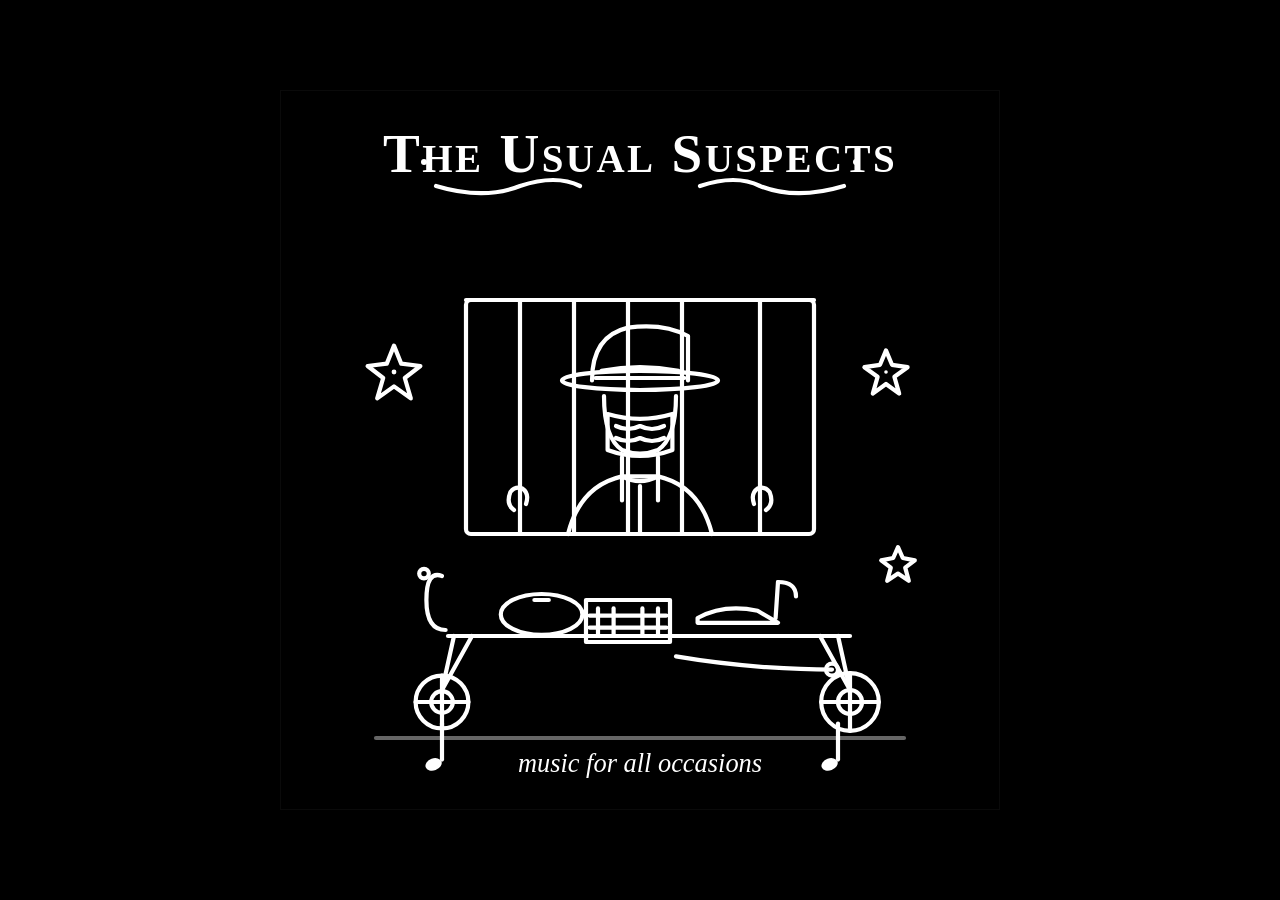
<file: dev/logo.html>
<!DOCTYPE html>
<html lang="en">
<head>
<meta charset="UTF-8">
<meta name="viewport" content="width=device-width, initial-scale=1.0">
<title>The Usual Suspects — Animated Logo</title>
<style>
  :root { --bg: #000; --ink: #fff; --stroke: 3.5; }

  * { box-sizing: border-box; margin: 0; padding: 0; }
  html, body { height: 100%; }
  body {
    background: var(--bg);
    width: 100vw;
    display: flex;
    align-items: center;
    justify-content: center;
    font-family: Georgia, serif;
    color: var(--ink);
    overflow: hidden;
  }

  .stage {
    width: min(100vw, 100vh, 720px);
    height: min(100vw, 100vh, 720px);
    position: relative;
    background: #000;
    box-shadow: inset 0 0 0 1px rgba(255,255,255,0.04);
  }

  .logo {
    width: 100%;
    height: 100%;
    display: block;
    position: relative;
    z-index: 2;
  }
  .logo .stroke {
    fill: none;
    stroke: var(--ink);
    stroke-width: var(--stroke);
    stroke-linecap: round;
    stroke-linejoin: round;
  }
  .logo .fill-white { fill: var(--ink); stroke: none; }

  /* ─── ANIMATIONS ─────────────────────────────────────────── */

  /* Bandana reveal */
  .bandana {
    transform-origin: 50% 60%;
    animation: bandanaReveal 7s ease-in-out infinite;
  }
  @keyframes bandanaReveal {
    0%, 50% { transform: translateY(0); }
    55%, 65% { transform: translateY(28px) scaleY(0.7); }
    70%, 100% { transform: translateY(0); }
  }

  .eyes {
    opacity: 0;
    animation: eyesFlash 7s ease-in-out infinite;
  }
  @keyframes eyesFlash {
    0%, 50% { opacity: 0; }
    57%, 62% { opacity: 1; }
    70%, 100% { opacity: 0; }
  }

  .hat {
    transform-origin: 50% 100%;
    animation: hatLift 7s ease-in-out infinite;
  }
  @keyframes hatLift {
    0%, 50% { transform: translateY(0); }
    57%, 65% { transform: translateY(-6px); }
    70%, 100% { transform: translateY(0); }
  }

  .moto {
    transform-origin: 50% 90%;
    animation: motoIdle 1.4s ease-in-out infinite;
  }
  @keyframes motoIdle {
    0%, 100% { transform: translate(0, 0) rotate(0deg); }
    25% { transform: translate(0.4px, -0.5px) rotate(0.05deg); }
    50% { transform: translate(-0.3px, 0.4px) rotate(-0.04deg); }
    75% { transform: translate(0.3px, -0.3px) rotate(0.03deg); }
  }

  .exhaust {
    transform-origin: 50% 50%;
    animation: exhaustPulse 1.4s ease-in-out infinite;
  }
  @keyframes exhaustPulse {
    0%, 100% { opacity: 0.85; transform: scale(1); }
    50% { opacity: 1; transform: scale(1.04); }
  }

  .note-left, .note-right {
    transform-origin: 50% 50%;
    animation: noteFloat 4s ease-in-out infinite;
  }
  .note-right { animation-delay: 2s; }
  @keyframes noteFloat {
    0%, 100% { transform: translate(0, 0) rotate(0deg); }
    50% { transform: translate(2px, -6px) rotate(2deg); }
  }

  .star {
    transform-origin: center;
    transform-box: fill-box;
    animation: starSpin 9s linear infinite;
  }
  .star.s2 { animation-duration: 11s; animation-direction: reverse; }
  .star.s3 { animation-duration: 13s; }
  @keyframes starSpin {
    from { transform: rotate(0deg); }
    to   { transform: rotate(360deg); }
  }

  .bar {
    transform-origin: center;
    animation: barFlex 4.5s ease-in-out infinite;
  }
  .bar.b2 { animation-delay: 0.4s; }
  .bar.b3 { animation-delay: 0.8s; }
  .bar.b4 { animation-delay: 1.2s; }
  @keyframes barFlex {
    0%, 100% { transform: scaleX(1); }
    50% { transform: scaleX(0.985); }
  }

  .banner {
    animation: bannerPulse 4s ease-in-out infinite;
  }
  @keyframes bannerPulse {
    0%, 100% { opacity: 1; }
    50% { opacity: 0.78; }
  }

  .title { animation: titleFade 1.6s ease-out both; }
  @keyframes titleFade {
    from { opacity: 0; }
    to   { opacity: 1; }
  }

  .caption { animation: captionFade 1.4s ease-out 0.4s both; }
  @keyframes captionFade {
    from { opacity: 0; }
    to   { opacity: 1; }
  }

  @media (prefers-reduced-motion: reduce) {
    .bandana, .eyes, .hat, .moto, .exhaust,
    .note-left, .note-right, .star, .bar, .banner,
    .title, .caption {
      animation: none !important;
    }
    .eyes { opacity: 0; }
  }
</style>
</head>
<body>
<div class="stage">
  <svg class="logo" viewBox="0 0 600 600" xmlns="http://www.w3.org/2000/svg">

    <!-- TOP TITLE -->
    <g class="title">
      <text x="300" y="68" text-anchor="middle"
            font-family="Georgia, 'Times New Roman', serif"
            font-weight="900"
            font-size="46"
            letter-spacing="2"
            fill="#fff"
            style="font-variant: small-caps;">The Usual Suspects</text>
      <path class="stroke" d="M 130 80 Q 170 92 200 80 Q 230 70 250 80" stroke-width="2"/>
      <path class="stroke" d="M 350 80 Q 380 70 400 80 Q 430 92 470 80" stroke-width="2"/>
      <circle class="fill-white" cx="120" cy="60" r="2.5"/>
      <circle class="fill-white" cx="480" cy="60" r="2.5"/>
    </g>

    <!-- STAR BURSTS -->
    <g class="star s1" transform="translate(95 235)">
      <path class="stroke" d="M 0 -22 L 6 -7 L 22 -5 L 9 5 L 14 22 L 0 12 L -14 22 L -9 5 L -22 -5 L -6 -7 Z" stroke-width="2.5"/>
      <circle class="fill-white" cx="0" cy="0" r="2"/>
    </g>
    <g class="star s2" transform="translate(505 235)">
      <path class="stroke" d="M 0 -18 L 5 -6 L 18 -4 L 7 4 L 11 18 L 0 10 L -11 18 L -7 4 L -18 -4 L -5 -6 Z" stroke-width="2.5"/>
      <circle class="fill-white" cx="0" cy="0" r="1.5"/>
    </g>
    <g class="star s3" transform="translate(515 395)">
      <path class="stroke" d="M 0 -14 L 4 -5 L 14 -3 L 6 3 L 9 14 L 0 8 L -9 14 L -6 3 L -14 -3 L -4 -5 Z" stroke-width="2.5"/>
    </g>

    <!-- JAIL CELL -->
    <g>
      <rect class="stroke" x="155" y="175" width="290" height="195" rx="4" stroke-width="3.5"/>
      <line class="stroke" x1="155" y1="175" x2="445" y2="175" stroke-width="3.5"/>
      <line class="bar b1 stroke" x1="200" y1="175" x2="200" y2="370" stroke-width="3"/>
      <line class="bar b2 stroke" x1="245" y1="175" x2="245" y2="370" stroke-width="3"/>
      <line class="bar b3 stroke" x1="290" y1="175" x2="290" y2="370" stroke-width="3"/>
      <line class="bar b4 stroke" x1="335" y1="175" x2="335" y2="370" stroke-width="3"/>
      <line class="bar stroke" x1="400" y1="175" x2="400" y2="370" stroke-width="3"/>
    </g>

    <!-- BANDIT -->
    <g>
      <g class="hat">
        <ellipse class="stroke" cx="300" cy="242" rx="65" ry="8" stroke-width="3"/>
        <path class="stroke" d="M 260 242 Q 260 205 290 198 Q 320 194 340 205 Q 340 225 340 242" stroke-width="3"/>
        <path class="stroke" d="M 268 234 Q 300 228 332 234" stroke-width="2"/>
        <path class="stroke" d="M 263 240 L 337 240" stroke-width="2"/>
      </g>

      <path class="stroke" d="M 270 255 Q 270 290 285 300 Q 300 306 315 300 Q 330 290 330 255" stroke-width="3"/>

      <g class="eyes">
        <ellipse class="stroke" cx="287" cy="262" rx="9" ry="6" stroke-width="2.5"/>
        <ellipse class="stroke" cx="313" cy="262" rx="9" ry="6" stroke-width="2.5"/>
        <line class="stroke" x1="296" y1="262" x2="304" y2="262" stroke-width="2"/>
        <line class="stroke" x1="278" y1="260" x2="270" y2="258" stroke-width="2"/>
        <line class="stroke" x1="322" y1="260" x2="330" y2="258" stroke-width="2"/>
        <ellipse class="fill-white" cx="285" cy="260" rx="1.2" ry="1.5" opacity="0.6"/>
        <ellipse class="fill-white" cx="311" cy="260" rx="1.2" ry="1.5" opacity="0.6"/>
      </g>

      <g class="bandana">
        <path class="stroke" d="M 273 270 Q 300 278 327 270 L 327 300 Q 300 310 273 300 Z" stroke-width="2.8"/>
        <path class="stroke" d="M 280 280 Q 290 285 300 280 Q 310 285 320 280" stroke-width="1.5"/>
        <path class="stroke" d="M 280 290 Q 290 295 300 290 Q 310 295 320 290" stroke-width="1.5"/>
      </g>

      <path class="stroke" d="M 285 306 L 285 322 Q 300 330 315 322 L 315 306" stroke-width="2.5"/>

      <path class="stroke" d="M 240 370 Q 250 330 285 322 L 315 322 Q 350 330 360 370" stroke-width="3"/>
      <path class="stroke" d="M 285 322 L 285 342 M 315 322 L 315 342" stroke-width="2"/>
      <line class="stroke" x1="300" y1="330" x2="300" y2="370" stroke-width="2"/>
    </g>

    <!-- HANDS -->
    <g>
      <path class="stroke" d="M 195 350 Q 188 345 192 335 Q 196 330 202 332 Q 208 336 205 345" stroke-width="3"/>
      <path class="stroke" d="M 405 350 Q 412 345 408 335 Q 404 330 398 332 Q 392 336 395 345" stroke-width="3"/>
    </g>

    <!-- MOTORCYCLE -->
    <g class="moto">
      <line class="stroke" x1="140" y1="455" x2="475" y2="455" stroke-width="4"/>
      <path class="stroke" d="M 255 425 L 255 460 L 325 460 L 325 425 Z" stroke-width="3"/>
      <line class="stroke" x1="265" y1="432" x2="265" y2="455" stroke-width="1.5"/>
      <line class="stroke" x1="278" y1="432" x2="278" y2="455" stroke-width="1.5"/>
      <line class="stroke" x1="302" y1="432" x2="302" y2="455" stroke-width="1.5"/>
      <line class="stroke" x1="315" y1="432" x2="315" y2="455" stroke-width="1.5"/>
      <line class="stroke" x1="258" y1="438" x2="322" y2="438" stroke-width="1"/>
      <line class="stroke" x1="258" y1="448" x2="322" y2="448" stroke-width="1"/>
      <ellipse class="stroke" cx="218" cy="437" rx="34" ry="17" stroke-width="3"/>
      <line class="stroke" x1="212" y1="425" x2="224" y2="425" stroke-width="2"/>
      <path class="stroke" d="M 348 440 Q 370 428 398 434 L 415 444 L 348 444 Z" stroke-width="3"/>
      <line class="stroke" x1="145" y1="455" x2="135" y2="500" stroke-width="3"/>
      <line class="stroke" x1="160" y1="455" x2="135" y2="500" stroke-width="3"/>
      <line class="stroke" x1="465" y1="455" x2="475" y2="500" stroke-width="3"/>
      <line class="stroke" x1="450" y1="455" x2="475" y2="500" stroke-width="3"/>
      <path class="stroke" d="M 135 405 Q 122 400 122 425 Q 122 450 138 450" stroke-width="3"/>
      <circle class="stroke" cx="120" cy="403" r="4" stroke-width="2"/>
      <g class="exhaust">
        <path class="stroke" d="M 330 472 Q 365 478 405 481 Q 435 483 460 483" stroke-width="4"/>
        <circle class="stroke" cx="460" cy="483" r="5" stroke-width="2.5"/>
      </g>
      <circle class="stroke" cx="135" cy="510" r="22" stroke-width="3"/>
      <circle class="stroke" cx="135" cy="510" r="9" stroke-width="2.5"/>
      <line class="stroke" x1="135" y1="488" x2="135" y2="532" stroke-width="1.5"/>
      <line class="stroke" x1="113" y1="510" x2="157" y2="510" stroke-width="1.5"/>
      <circle class="stroke" cx="475" cy="510" r="24" stroke-width="3"/>
      <circle class="stroke" cx="475" cy="510" r="10" stroke-width="2.5"/>
      <line class="stroke" x1="475" y1="486" x2="475" y2="534" stroke-width="1.5"/>
      <line class="stroke" x1="451" y1="510" x2="499" y2="510" stroke-width="1.5"/>
      <line class="stroke" x1="413" y1="440" x2="415" y2="410" stroke-width="2.5"/>
      <path class="stroke" d="M 415 410 Q 430 410 430 422" stroke-width="2.5"/>
    </g>

    <!-- EIGHTH NOTES -->
    <g class="note-left">
      <line class="stroke" x1="135" y1="558" x2="135" y2="528" stroke-width="3"/>
      <ellipse class="fill-white" cx="128" cy="562" rx="7" ry="5" transform="rotate(-20 128 562)"/>
    </g>
    <g class="note-right">
      <line class="stroke" x1="465" y1="558" x2="465" y2="528" stroke-width="3"/>
      <ellipse class="fill-white" cx="458" cy="562" rx="7" ry="5" transform="rotate(-20 458 562)"/>
    </g>

    <!-- TAGLINE -->
    <g class="banner caption">
      <text x="300" y="568" text-anchor="middle"
            font-family="Georgia, 'Times New Roman', serif"
            font-style="italic"
            font-size="22"
            fill="#fff"
            font-weight="400">music for all occasions</text>
    </g>

    <line class="stroke" x1="80" y1="540" x2="520" y2="540" stroke-width="1" opacity="0.4"/>

  </svg>
</div>
</body>
</html>
</file>
<file: site.css>
/* Black, brass, and the band's own photographs. */
:root {
  color-scheme:dark;
  --bg:#0c0c0e;
  --panel:#171719;
  --ink:#f1ecdf;
  --soft:#c0bdb4;
  --brass:#d6b15e;
  --line:#343435}
* {
  box-sizing:border-box}
html {
  scroll-behavior:smooth;
  scroll-padding-top:6rem}
body {
  margin:0;
  background:var(--bg);
  color:var(--ink);
  font:16px/1.65 Inter,system-ui,sans-serif}
h1,h2,h3,p,figure {
  margin:0}
h1,h2,h3 {
  font-family:'Cormorant Garamond',Georgia,serif;
  line-height:1.08}
h1 {
  font-size:clamp(3.5rem,7vw,6.4rem);
  letter-spacing:-.04em}
h1 em {
  color:var(--brass);
  font-style:normal}
h2 {
  font-size:clamp(2.25rem,4vw,3.4rem);
  margin-bottom:1rem}
h3 {
  font-size:1.65rem}
a {
  color:var(--brass);
  text-underline-offset:4px}
button,input,select,textarea {
  font:inherit}
button,a,input,select,textarea {
  touch-action:manipulation}
button {
  cursor:pointer}
img {
  max-width:100%;
  display:block}
iframe {
  border:0}
a:focus-visible,button:focus-visible,input:focus-visible,textarea:focus-visible,select:focus-visible,summary:focus-visible {
  outline:3px solid var(--brass);
  outline-offset:5px}
[hidden] {
  display:none!important}
.container {
  width:min(1180px,calc(100% - 3rem));
  margin-inline:auto}
.section {
  padding:5rem 0;
  border-top:1px solid var(--line)}
.section-alt {
  background:var(--panel)}
.section-lede {
  max-width:760px;
  color:var(--soft);
  margin-bottom:2rem}
.eyebrow {
  display:block;
  font-size:.875rem;
  letter-spacing:.13em;
  text-transform:uppercase;
  color:var(--brass);
  font-weight:700;
  margin-bottom:1rem}
.btn {
  display:inline-flex;
  align-items:center;
  justify-content:center;
  min-height:48px;
  padding:.8rem 1.3rem;
  border:1px solid var(--brass);
  border-radius:3px;
  text-decoration:none;
  font-weight:700;
  font-size:.9375rem;
  gap:.5rem}
.btn-primary {
  background:var(--brass);
  color:#111}
.btn-ghost {
  background:transparent;
  color:var(--ink)}
.btn:hover {
  background:#efd38d;
  color:#111}
.btn-small {
  padding:.5rem .9rem;
  font-size:.875rem}
.skip-link {
  position:fixed;
  top:-100px;
  left:1rem;
  z-index:100;
  background:var(--brass);
  color:#111;
  padding:1rem}
.skip-link:focus {
  top:1rem}
.site-nav {
  position:sticky;
  top:0;
  z-index:20;
  background:#0c0c0ef5;
  border-bottom:1px solid var(--line)}
.site-nav-inner {
  min-height:76px;
  display:flex;
  justify-content:space-between;
  align-items:center;
  gap:1rem}
.site-nav-brand {
  font-family:'Cormorant Garamond',Georgia,serif;
  font-size:1.5rem;
  font-weight:700;
  text-decoration:none}
.site-nav-list {
  display:flex;
  list-style:none;
  gap:1.7rem;
  align-items:center;
  padding:0;
  margin:0}
.site-nav-list a {
  display:inline-flex;
  align-items:center;
  min-height:48px;
  text-decoration:none;
  font-size:.9375rem;
  color:var(--ink)}
.site-nav-list .site-nav-cta {
  color:var(--brass)}
.site-nav-toggle {
  display:none;
  background:none;
  color:var(--ink);
  border:1px solid var(--line);
  padding:.5rem 1rem;
  min-height:44px}
.hero {
  padding:4rem 0 2.5rem}
.hero-grid {
  display:grid;
  grid-template-columns:1fr 1fr;
  gap:3rem;
  align-items:center}
.hero-genres {
  font-weight:600;
  font-size:1.15rem;
  margin:1.6rem 0 .75rem}
.hero-sub {
  max-width:470px;
  color:var(--soft)}
.hero-cta {
  display:flex;
  gap:.8rem;
  flex-wrap:wrap;
  margin-top:1.75rem}
.hero-cover img {
  width:100%;
  border:1px solid var(--line);
  border-radius:4px}
.hero-cover figcaption {
  font-size:.875rem;
  color:var(--soft);
  padding-top:.7rem}
.next-show {
  grid-column:1/-1;
  display:grid;
  grid-template-columns:150px 1fr auto;
  gap:1rem;
  align-items:center;
  border:1px solid #72603a;
  border-left:4px solid var(--brass);
  padding:1.3rem 1.6rem;
  text-decoration:none;
  background:#1e1b14}
.next-show .eyebrow {
  margin:0}
.next-show strong {
  color:var(--ink);
  font-size:1.1rem}
.next-show>span:last-child {
  font-size:.9375rem;
  color:var(--soft)}
.video-frame {
  aspect-ratio:16/9;
  background:#050505}
.video-frame iframe,.video-frame video {
  width:100%;
  height:100%;
  display:block}
.video-wrap {
  max-width:100%;
  overflow:hidden;
  border:1px solid var(--line);
  border-radius:4px}
.video-credit {
  font-size:.9375rem;
  color:var(--soft);
  margin-top:1rem}
.media-follow {
  display:flex;
  gap:1.5rem;
  align-items:center;
  justify-content:space-between;
  margin-top:2rem;
  padding-top:2rem;
  border-top:1px solid var(--line)}
.media-follow p {
  color:var(--soft);
  margin-top:.5rem}
.clip-grid {
  display:grid;
  grid-template-columns:repeat(3,1fr);
  gap:1.5rem;
  margin-top:2rem}
.clip-card h3 {
  margin-top:1rem}
.clip-card p {
  color:var(--soft)}
.schedule-note {
  color:var(--soft);
  margin-bottom:1.5rem;
  font-size:.9375rem}
.shows-grid {
  display:grid;
  gap:1rem}
.show-card {
  display:grid;
  grid-template-columns:78px minmax(0,1fr) auto;
  gap:1.5rem;
  align-items:start;
  padding:1.5rem;
  background:var(--panel);
  border:1px solid var(--line);
  border-radius:4px}
.show-date {
  text-align:center;
  border-right:1px solid var(--line);
  padding-right:1rem;
  display:flex;
  flex-direction:column;
  line-height:1.3}
.show-month {
  font-size:.9375rem;
  color:var(--brass);
  font-weight:700}
.show-day {
  font-family:Georgia,serif;
  font-size:2.75rem}
.show-year {
  font-size:.875rem;
  color:var(--soft)}
.show-venue {
  font-size:1.75rem}
.show-venue-sub {
  font:500 .95rem/1.5 Inter,sans-serif;
  display:block;
  margin-top:.3rem;
  color:var(--soft)}
.show-meta,.show-detail {
  margin-top:.6rem;
  color:var(--soft)}
.show-badge {
  font-size:.8125rem;
  color:var(--brass);
  border:1px solid var(--line);
  padding:.25rem .6rem}
.show-cta-row {
  display:flex;
  gap:.7rem;
  flex-wrap:wrap;
  margin-top:1rem}
.show-flyer-wrap {
  margin-top:1rem}
.show-flyer-wrap a {
  display:flex;
  align-items:center;
  gap:1rem;
  width:fit-content}
.show-flyer {
  width:72px;
  height:auto}
.show-flyer-cta {
  font-size:.875rem}
.show-card-placeholder {
  grid-template-columns:1fr auto;
  align-items:center}
.gallery-grid {
  display:grid;
  grid-template-columns:repeat(6,1fr);
  gap:1rem}
.gallery-grid a {
  grid-column:span 2;
  text-decoration:none;
  overflow:hidden}
.gallery-grid a:nth-child(n+4) {
  grid-column:span 3}
.gallery-grid img {
  width:100%;
  height:310px;
  object-fit:cover;
  object-position:center 30%;
  border-radius:3px;
  transition:filter .2s}
.gallery-grid a:hover img {
  filter:brightness(1.12)}
.gallery-grid span {
  display:block;
  padding:.75rem 0;
  font-size:.9375rem}
.band-grid {
  display:grid;
  grid-template-columns:repeat(6,1fr);
  gap:2rem}
.band-card {
  grid-column:span 2}
.band-card:nth-child(n+4) {
  grid-column:span 3}
.band-photo {
  width:100%;
  height:240px;
  object-fit:cover;
  object-position:center 30%;
  border-radius:3px;
  margin-bottom:1.25rem}
.band-role {
  color:var(--brass);
  font-size:.875rem;
  margin:.75rem 0}
.band-blurb {
  color:var(--soft)}
.venues-grid {
  display:grid;
  grid-template-columns:repeat(3,1fr);
  gap:1.5rem}
.venue-card,.venue-card-placeholder {
  padding:1.5rem 0;
  border-top:1px solid var(--line)}
.venue-card p,.venue-card-placeholder p {
  color:var(--soft);
  margin-top:.5rem}
.podcast-embed {
  margin-top:2rem}
.section-cta {
  background:#19170f}
.request-form {
  max-width:850px;
  padding:2rem;
  background:var(--bg);
  border:1px solid var(--line);
  border-radius:4px}
.form-intro {
  margin-bottom:1.5rem;
  color:var(--soft)}
.form-row {
  display:flex;
  gap:1.25rem;
  margin-bottom:1.25rem}
.form-field {
  flex:1;
  min-width:0}
.form-label {
  display:block;
  font-size:.9375rem;
  margin-bottom:.5rem}
input,select,textarea {
  display:block;
  width:100%;
  padding:.8rem;
  background:#202023;
  border:1px solid #64615b;
  border-radius:3px;
  color:var(--ink);
  min-height:48px}
textarea {
  resize:vertical}
.form-actions {
  display:flex;
  align-items:center;
  gap:1rem;
  margin-top:1rem}
.form-fineprint {
  font-size:.875rem;
  color:var(--soft)}
#booking-status:not(:empty) {
  padding:1rem 0;
  color:var(--brass)}
#booking-copy textarea {
  margin:1rem 0}
.contact-divider {
  margin:2.5rem 0 1rem;
  color:var(--soft)}
.contact-grid {
  display:grid;
  grid-template-columns:1fr 1fr;
  gap:2rem}
.contact-label {
  font-size:.875rem;
  color:var(--brass)}
.contact-name {
  font-family:Georgia,serif;
  font-size:1.4rem;
  margin:.5rem 0}
.contact-line {
  margin:.4rem 0;
  overflow-wrap:anywhere}
.contact-note {
  max-width:850px;
  color:var(--soft);
  margin:1.75rem 0}
.social-row {
  display:flex;
  gap:1.5rem}
.newsletter-form {
  display:flex;
  max-width:650px;
  gap:1rem}
.newsletter-fineprint {
  font-size:.875rem;
  color:var(--soft);
  margin-top:1rem}
.site-footer {
  border-top:1px solid var(--line);
  padding:3rem 0;
  color:var(--soft);
  font-size:.9375rem}
.footer-logo-img {
  width:140px;
  margin-bottom:1.5rem}
.setlist-compact {
  padding-left:1.1rem;
  columns:2;
  max-width:800px;
  margin:1rem 0 2rem}
.setlist-compact li {
  break-inside:avoid;
  padding-bottom:.5rem}
.setlist-compact span {
  color:var(--soft);
  font-size:.875rem;
  display:block}
.footer-fine {
  margin-top:.5rem}
dialog {
  background:var(--bg);
  color:var(--ink);
  border:1px solid var(--line);
  max-width:90vw;
  max-height:90vh;
  padding:1rem;
  border-radius:5px}
dialog::backdrop {
  background:#000d}
dialog img {
  max-height:72vh;
  max-width:80vw;
  object-fit:contain;
  margin:.8rem auto}
dialog button {
  background:var(--brass);
  color:#111;
  border:0;
  padding:.7rem 1rem;
  display:block;
  margin-left:auto}
dialog p {
  margin-top:.5rem}
@media(max-width:850px) {
  .site-nav-list {
  gap:1rem}
.hero-grid {
  gap:2rem}
.hero {
  padding-top:2rem}
.next-show {
  grid-template-columns:1fr 3fr}
.next-show>span:last-child {
  grid-column:2}
.venues-grid {
  grid-template-columns:1fr 1fr}
.clip-grid {
  grid-template-columns:1fr 1fr}
}

@media(max-width:650px) {
  .container {
  width:calc(100% - 2rem)}
.section {
  padding:3rem 0}
.site-nav-inner {
  min-height:68px;
  flex-wrap:wrap}
.site-nav-toggle {
  display:block}
.site-nav-list {
  width:100%;
  display:flex;
  flex-wrap:wrap;
  padding-bottom:1rem;
  gap:.3rem 1.4rem}
.js .site-nav-list {
  display:none}
.js .site-nav-list.open {
  display:flex}
.hero-grid {
  grid-template-columns:1fr;
  gap:1.5rem}
.hero-cover {
  grid-row:2}
.hero h1 {
  font-size:clamp(3.6rem,15vw,5rem)}
.hero-sub {
  max-width:none}
.next-show {
  grid-template-columns:1fr;
  gap:.4rem;
  padding:1.1rem}
.next-show>span:last-child {
  grid-column:auto}
.hero-cta .btn {
  flex:1}
.media-follow,.form-actions {
  flex-direction:column;
  align-items:stretch}
.show-card {
  grid-template-columns:55px minmax(0,1fr);
  gap:1rem;
  padding:1rem}
.show-badge {
  grid-column:2;
  width:fit-content}
.show-date {
  padding-right:.6rem}
.show-venue {
  font-size:1.5rem}
.show-card-placeholder {
  grid-template-columns:1fr}
.gallery-grid {
  grid-template-columns:1fr 1fr}
.gallery-grid a,.gallery-grid a:nth-child(n+4) {
  grid-column:auto}
.gallery-grid a:last-child {
  grid-column:1/-1}
.gallery-grid img {
  height:230px}
.band-grid {
  grid-template-columns:1fr}
.band-card,.band-card:nth-child(n+4) {
  grid-column:auto}
.band-photo {
  height:300px}
.venues-grid,.contact-grid,.clip-grid {
  grid-template-columns:1fr}
.request-form {
  padding:1.2rem}
.form-row {
  flex-direction:column}
.newsletter-form {
  flex-direction:column}
.setlist-compact {
  columns:1}
.site-nav-brand {
  font-size:1.3rem}
}

@media(prefers-reduced-motion:reduce) {
  html {
  scroll-behavior:auto}
* {
  transition:none!important}
}

/* Featured event artwork stays complete at every screen size. */
.featured-shows { padding:1.5rem 0; border-bottom:1px solid var(--line); }
.featured-shows-grid { display:grid; grid-template-columns:minmax(0,1fr); gap:1.5rem; align-items:start; }
.featured-show { display:block; overflow:hidden; border:1px solid var(--line); border-radius:4px; background:var(--panel); text-decoration:none; }
.featured-show img { width:100%; height:auto; }
.featured-show span { display:block; padding:.75rem 1rem; font-size:.875rem; color:var(--ink); }
.featured-show:hover { border-color:var(--brass); }
.show-countdown { display:flex; align-items:center; justify-content:space-between; flex-wrap:wrap; gap:1.5rem 2rem; padding:1.5rem; border:1px solid var(--line); background:var(--panel); }
.countdown-info { flex:1 1 340px; min-width:0; }
.countdown-info .eyebrow { color:var(--brass); }
.countdown-info h2 { font-size:clamp(1.8rem,4vw,2.5rem); margin:.4rem 0 .65rem; }
.countdown-info p { color:var(--soft); }
.countdown-clock { display:grid; grid-template-columns:repeat(4,minmax(0,1fr)); gap:1rem; flex:0 1 380px; width:100%; }
.countdown-clock div { text-align:center; }
.countdown-clock strong { display:block; color:var(--brass); font-family:'JetBrains Mono',monospace; font-size:clamp(1.6rem,4vw,2.75rem); font-variant-numeric:tabular-nums; line-height:1.3; }
.countdown-clock span { color:var(--soft); font-size:.875rem; }
@media (max-width:650px) {
  .show-countdown { padding:1rem; }
  .countdown-clock { flex-basis:100%; gap:.5rem; }
}

/* Featured show: readable details alongside the band artwork. */
.featured-shows { padding:2.5rem 0; background:radial-gradient(ellipse at top left,#302619 0,transparent 65%),var(--bg); }
.featured-shows-grid { grid-template-columns:minmax(0,1.25fr) minmax(0,1fr); gap:3rem; align-items:center; }
.event-feature-copy h2 { font-size:clamp(2.5rem,4.2vw,3.6rem); }
.event-feature-copy h2 em { color:var(--brass); font-style:normal; }
.event-intro { color:var(--soft); max-width:37rem; margin-bottom:1.1rem; }
.event-intro strong,.event-venue { color:var(--ink); font-weight:700; }
.event-address,.event-timezone,.event-extras { color:var(--soft); font-size:.875rem; }
.event-schedule { display:grid; grid-template-columns:1fr 1fr; gap:1rem; margin:1.4rem 0 .5rem; }
.event-schedule div { border-left:2px solid var(--brass); padding-left:1rem; }
.event-schedule span { display:block; font-size:.8rem; color:var(--soft); }
.event-schedule strong { font-size:1.55rem; }
.event-feature-copy .show-countdown { display:block; margin:1.3rem 0; padding:1rem 1.25rem; border-color:#72603a; }
.show-countdown .eyebrow { font-size:.75rem; margin-bottom:.65rem; }
.countdown-clock { max-width:400px; }
.countdown-clock strong { font-size:clamp(1.6rem,3vw,2.4rem); }
.event-admission { font-size:.9375rem; }
.event-admission strong { color:var(--brass); }
.event-extras { margin-top:.4rem; }
.event-actions { display:flex; flex-wrap:wrap; gap:.65rem; margin:1.3rem 0 .8rem; }
.event-links { display:flex; flex-wrap:wrap; gap:.6rem; font-size:.875rem; }
.event-flyer { min-width:0; }
.event-flyer figcaption { font-size:.75rem; color:var(--soft); margin-top:.5rem; }
@media (max-width:900px) {
  .site-nav-inner { flex-wrap:wrap; }
  .site-nav-toggle { display:block; }
  .site-nav-list { width:100%; flex-wrap:wrap; padding-bottom:1rem; gap:.3rem 1.4rem; }
  .js .site-nav-list { display:none; }
  .js .site-nav-list.open { display:flex; }
  .featured-shows-grid { grid-template-columns:minmax(0,1fr); gap:2rem; }
  .event-flyer { width:100%; max-width:520px; margin-inline:auto; }
}
@media (max-width:400px) {
  .event-schedule { gap:.5rem; }
  .event-schedule div { padding-left:.65rem; }
  .event-schedule strong { font-size:1.3rem; }
  .event-actions .btn { width:100%; }
}

.event-poster { overflow:hidden; border:1px solid #72603a; border-radius:4px; background:#000; text-align:center; }
.event-poster img { width:100%; height:auto; }
.event-poster-details { padding:1rem 1.25rem 2rem; background:linear-gradient(#000,#211c12); }
.event-poster-details .eyebrow { font-size:.75rem; }
.event-poster-date { font-family:'Cormorant Garamond',Georgia,serif; font-weight:700; font-size:clamp(2.2rem,4vw,3.3rem); line-height:1.1; color:var(--brass); }
.event-poster-time { font-weight:700; font-size:1.15rem; margin:.75rem 0; }
.event-poster-details>p:last-child { font-size:.875rem; color:var(--soft); }
</file>
